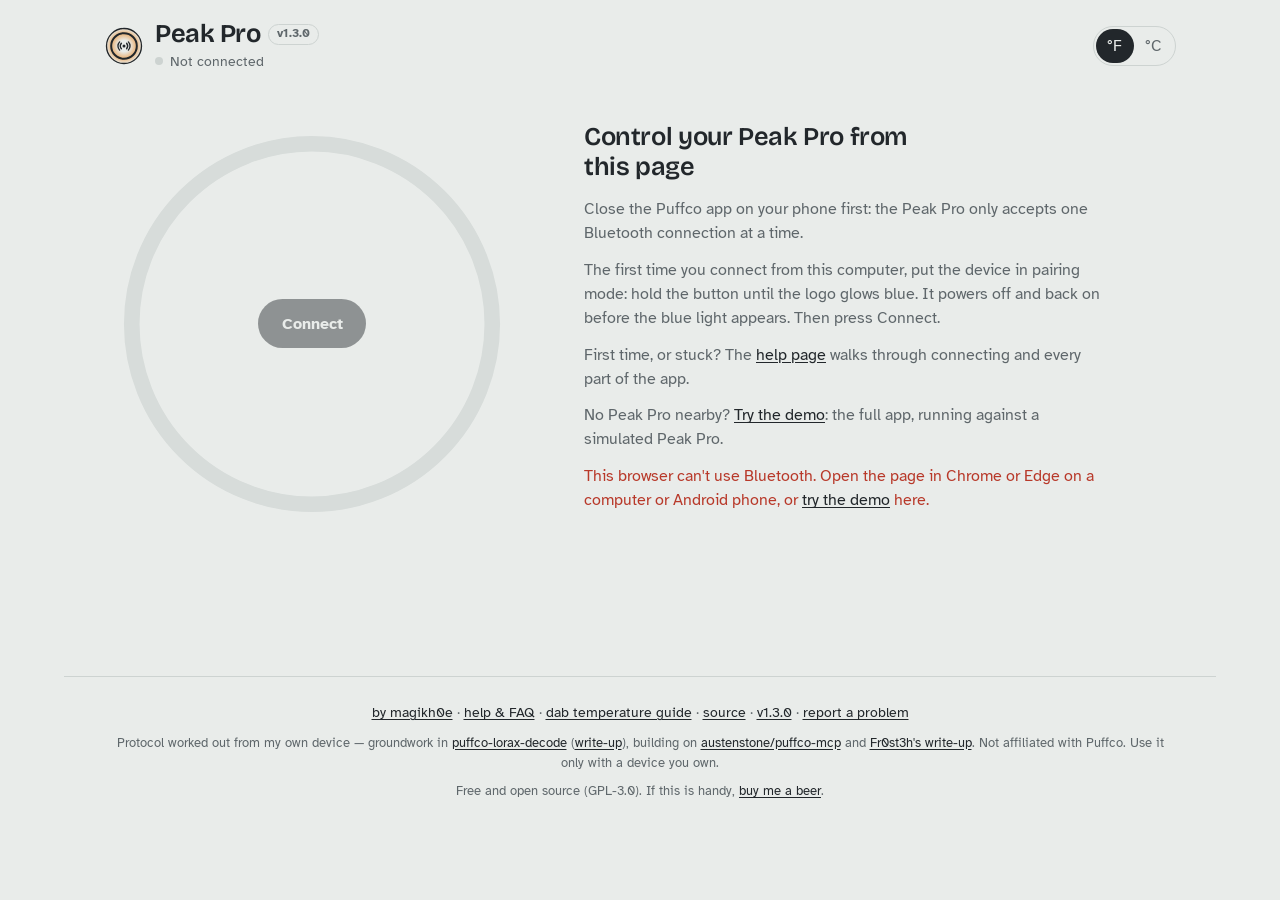
<file: index.html>
<!doctype html>
<html lang="en">
<head>
  <meta charset="utf-8">
  <meta name="viewport" content="width=device-width, initial-scale=1">
  <title>Peak Pro Control</title>
  <meta name="description" content="Control a Puffco Peak Pro from the browser over Web Bluetooth.">
  <link rel="icon" type="image/svg+xml" href="favicon.svg">
  <link rel="preconnect" href="https://fonts.googleapis.com">
  <link rel="preconnect" href="https://fonts.gstatic.com" crossorigin>
  <link href="https://fonts.googleapis.com/css2?family=Atkinson+Hyperlegible:ital,wght@0,400;0,700;1,400&family=Bricolage+Grotesque:opsz,wght@12..96,300..800&display=swap" rel="stylesheet">
  <link rel="stylesheet" href="css/app.css?v=5">
</head>
<body>
  <header class="bar">
    <div class="bar-brand">
      <img class="bar-logo" src="favicon.svg" alt="" width="40" height="40">
      <div class="bar-id">
        <div class="bar-title">
          <h1 id="device-title">Peak Pro</h1>
          <a class="ver-badge" data-app-version href="https://github.com/magikh0e/puffco-peak-control/blob/main/CHANGELOG.md" rel="noopener" title="What's new in each version">changelog</a>
        </div>
        <p id="conn-status" class="conn" data-state="idle" aria-live="polite">Not connected</p>
      </div>
    </div>
    <div class="bar-actions">
      <div class="unit-toggle" role="group" aria-label="Temperature unit">
        <button type="button" data-unit="F" aria-pressed="true">°F</button>
        <button type="button" data-unit="C" aria-pressed="false">°C</button>
      </div>
      <button type="button" id="btn-disconnect" class="btn-quiet" hidden>Disconnect</button>
    </div>
  </header>

  <main>
    <section class="stage" aria-label="Heater">
      <div class="ring-wrap" id="ring-wrap" data-phase="off">
        <div class="ring-glow" aria-hidden="true"></div>
        <svg class="ring" viewBox="0 0 240 240" aria-hidden="true">
          <circle class="ring-track" cx="120" cy="120" r="104"/>
          <circle class="ring-progress" id="ring-progress" cx="120" cy="120" r="104" pathLength="1000"/>
        </svg>
        <div class="ring-center">
          <div id="ring-idle-msg" class="ring-cta">
            <button type="button" id="btn-connect" class="btn-primary">Connect</button>
          </div>
          <div id="ring-readout" class="readout" hidden>
            <p class="temp" aria-live="off"><span id="temp-now">--</span><span class="deg" id="temp-unit">°F</span></p>
            <p class="phase" id="phase-label" aria-live="polite">Idle</p>
          </div>
        </div>
      </div>

      <div class="stage-side">
        <div id="intro" class="intro">
          <h2>Control your Peak Pro from this page</h2>
          <p>Close the Puffco app on your phone first: the Peak Pro only accepts one Bluetooth connection at a time.</p>
          <p>The first time you connect from this computer, put the device in pairing mode: hold the button until the logo glows blue. It powers off and back on before the blue light appears. Then press Connect.</p>
          <p>First time, or stuck? The <a href="help.html">help page</a> walks through connecting and every part of the app.</p>
          <p id="demo-offer">No Peak Pro nearby? <a href="?demo">Try the demo</a>: the full app, running against a simulated Peak Pro.</p>
          <p id="demo-on" hidden>This is the demo: the full app, running against a simulated Peak Pro. <a href="./">Leave the demo</a> to connect a real one.</p>
          <ol id="connect-progress" class="progress-log" aria-live="polite" aria-label="Connection progress" hidden></ol>
          <p id="bt-unsupported" class="warn" hidden>This browser can't use Bluetooth. Open the page in Chrome or Edge on a computer or Android phone, or <a href="?demo">try the demo</a> here.</p>
          <div id="connect-error" class="connect-error" role="alert" hidden>
            <p class="warn" id="connect-error-title"></p>
            <ol id="connect-error-steps"></ol>
            <div class="inline">
              <button type="button" id="btn-copy-details" class="btn-quiet">Copy technical details</button>
              <a href="help.html#trouble">More help with connecting</a>
            </div>
            <details>
              <summary>Technical details</summary>
              <pre id="connect-error-log"></pre>
            </details>
          </div>
        </div>

        <div id="controls" class="controls" hidden>
          <fieldset class="profile-pick">
            <legend>Heat profile</legend>
            <div class="profile-dots" id="profile-dots"></div>
          </fieldset>

          <div class="action-row">
            <button type="button" id="btn-start" class="btn-primary btn-heat">Start heating</button>
            <button type="button" id="btn-stop" class="btn-stop" hidden>Stop</button>
          </div>
          <div class="action-row adjust" id="adjust-row" hidden>
            <button type="button" id="btn-add-temp" class="btn-quiet">+10°F</button>
            <button type="button" id="btn-add-time" class="btn-quiet">+10 s</button>
          </div>

          <dl class="vitals">
            <div><dt>Target</dt><dd id="v-target">--</dd></div>
            <div><dt id="v-time-label">Time left</dt><dd id="v-time">--</dd></div>
            <div><dt>Battery</dt><dd id="v-battery">--</dd></div>
            <div><dt>Chamber</dt><dd id="v-chamber">--</dd></div>
          </dl>
        </div>
      </div>
    </section>

    <nav class="tabs" id="tabs" role="tablist" aria-label="Sections" hidden>
      <button type="button" role="tab" aria-selected="true" aria-controls="panel-profiles" id="tab-profiles">Profiles</button>
      <button type="button" role="tab" aria-selected="false" aria-controls="panel-library" id="tab-library">Library</button>
      <button type="button" role="tab" aria-selected="false" aria-controls="panel-device" id="tab-device">Device</button>
      <button type="button" role="tab" aria-selected="false" aria-controls="panel-stats" id="tab-stats">Stats</button>
      <button type="button" role="tab" aria-selected="false" aria-controls="panel-log" id="tab-log">Protocol log</button>
    </nav>

    <section class="panel" id="panel-profiles" role="tabpanel" aria-labelledby="tab-profiles" hidden>
      <p class="panel-note">Changes are written to the device when you press Save on a profile. Ready-made profiles and the ones you've kept are on the Library tab.</p>
      <div class="profile-list" id="profile-list"></div>
    </section>

    <section class="panel" id="panel-library" role="tabpanel" aria-labelledby="tab-library" hidden>
      <div class="library" id="library"></div>
    </section>

    <section class="panel" id="panel-device" role="tabpanel" aria-labelledby="tab-device" hidden>
      <form class="settings" id="settings-form" onsubmit="return false">
        <div class="setting">
          <label for="s-name">Device name</label>
          <div class="inline">
            <input id="s-name" type="text" maxlength="29" autocomplete="off">
            <button type="button" id="s-name-save" class="btn-quiet">Rename</button>
          </div>
        </div>
        <div class="setting">
          <label for="s-brightness">Light brightness <output id="s-brightness-out"></output></label>
          <input id="s-brightness" type="range" min="15" max="100" step="1">
        </div>
        <div class="setting switch">
          <label for="s-stealth">Stealth mode</label>
          <input id="s-stealth" type="checkbox" role="switch">
          <p class="hint">Dims the lights while heating.</p>
        </div>
        <div class="setting">
          <label for="s-ready">Ready mode</label>
          <select id="s-ready">
            <option value="-1">Off</option>
            <option value="0">Profile 1</option>
            <option value="1">Profile 2</option>
            <option value="2">Profile 3</option>
            <option value="3">Profile 4</option>
          </select>
        </div>
        <div class="setting">
          <label for="s-lantern-color">Mood light</label>
          <div class="inline">
            <input id="s-lantern-color" type="color" value="#5aa7ff">
            <button type="button" id="s-lantern-on" class="btn-quiet">Turn on</button>
            <button type="button" id="s-lantern-off" class="btn-quiet">Turn off</button>
          </div>
          <p class="hint" id="s-lantern-status"></p>
        </div>
        <div class="setting danger">
          <label>Power</label>
          <button type="button" id="s-power-off" class="btn-stop">Turn off device</button>
          <p class="hint">The device disconnects. Press its button to wake it again.</p>
        </div>
      </form>
    </section>

    <section class="panel" id="panel-stats" role="tabpanel" aria-labelledby="tab-stats" hidden>
      <dl class="stats" id="stats"></dl>
      <button type="button" id="btn-refresh-stats" class="btn-quiet">Refresh</button>
    </section>

    <section class="panel" id="panel-log" role="tabpanel" aria-labelledby="tab-log" hidden>
      <div class="log-tools">
        <label class="check"><input type="checkbox" id="log-poll"> Show polling reads</label>
        <button type="button" id="btn-copy-log" class="btn-quiet">Copy log</button>
        <button type="button" id="btn-clear-log" class="btn-quiet">Clear</button>
      </div>
      <ol class="log" id="log"></ol>
    </section>
  </main>

  <footer class="colophon">
    <p><a href="https://magikh0e.pl/" rel="noopener">by magikh0e</a> &middot;
      <a href="help.html">help &amp; FAQ</a> &middot;
      <a href="temps.html">dab temperature guide</a> &middot;
      <a href="https://github.com/magikh0e/puffco-peak-control" rel="noopener">source</a> &middot;
      <a href="https://github.com/magikh0e/puffco-peak-control/blob/main/CHANGELOG.md" rel="noopener" data-app-version title="What's new in each version">changelog</a> &middot;
      <a href="https://github.com/magikh0e/puffco-peak-control/issues/new?template=problem.yml" target="_blank" rel="noopener" data-report-link>report a problem</a></p>
    <p class="sub">Protocol worked out from my own device &mdash; groundwork in
      <a href="https://github.com/magikh0e/puffco-lorax-decode" rel="noopener">puffco-lorax-decode</a>
      (<a href="https://magikh0e.pl/pubHardwareHacking/reversing-bluetooth-le-android.html" rel="noopener">write-up</a>),
      building on <a href="https://github.com/austenstone/puffco-mcp" rel="noopener">austenstone/puffco-mcp</a>
      and <a href="https://github.com/Fr0st3h/Puffco-Reverse-Engineering-Writeup" rel="noopener">Fr0st3h's write-up</a>.
      Not affiliated with Puffco. Use it only with a device you own.</p>
    <p class="sub">Free and open source (GPL-3.0). If this is handy, <a href="https://buymeacoffee.com/magikh0e" rel="noopener">buy me a beer</a>.</p>
  </footer>

  <div class="toast" id="toast" role="status" aria-live="polite" hidden></div>

  <script type="module" src="js/app.js?v=17"></script>
</body>
</html>
</file>
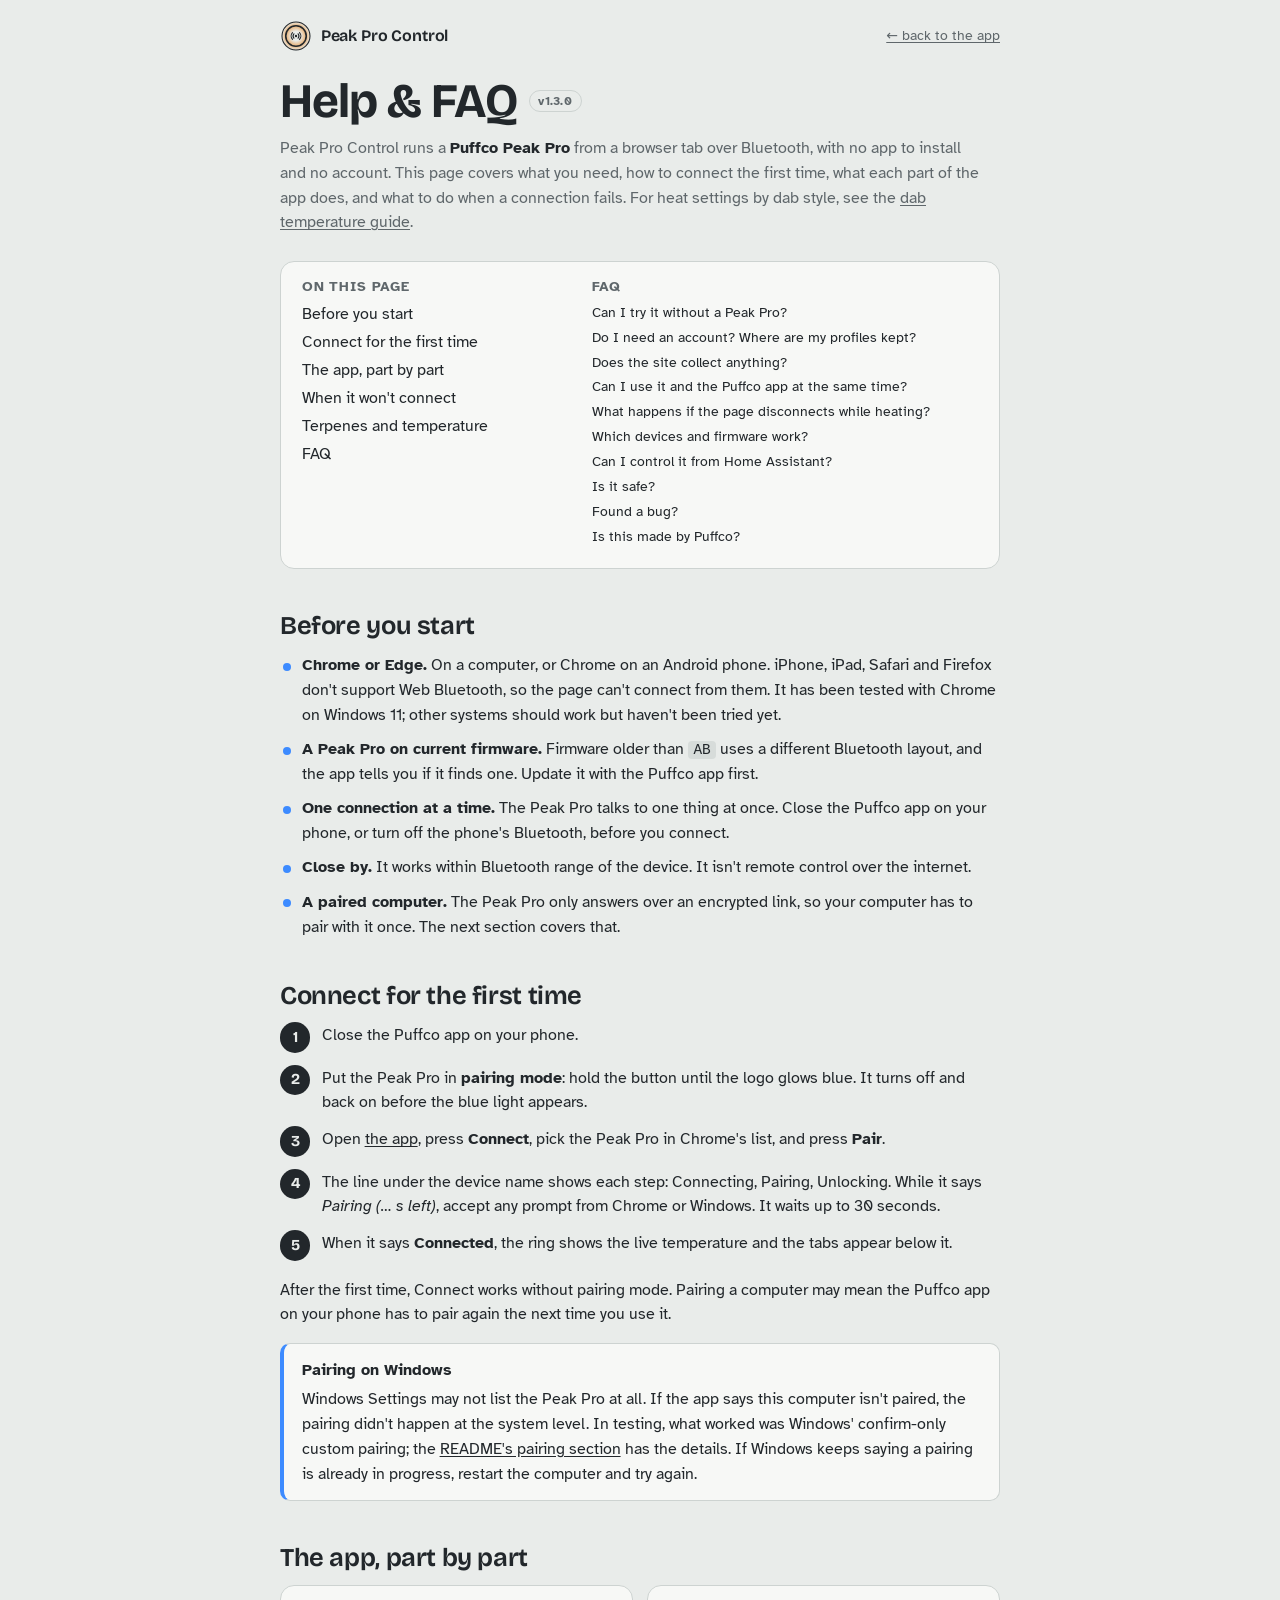
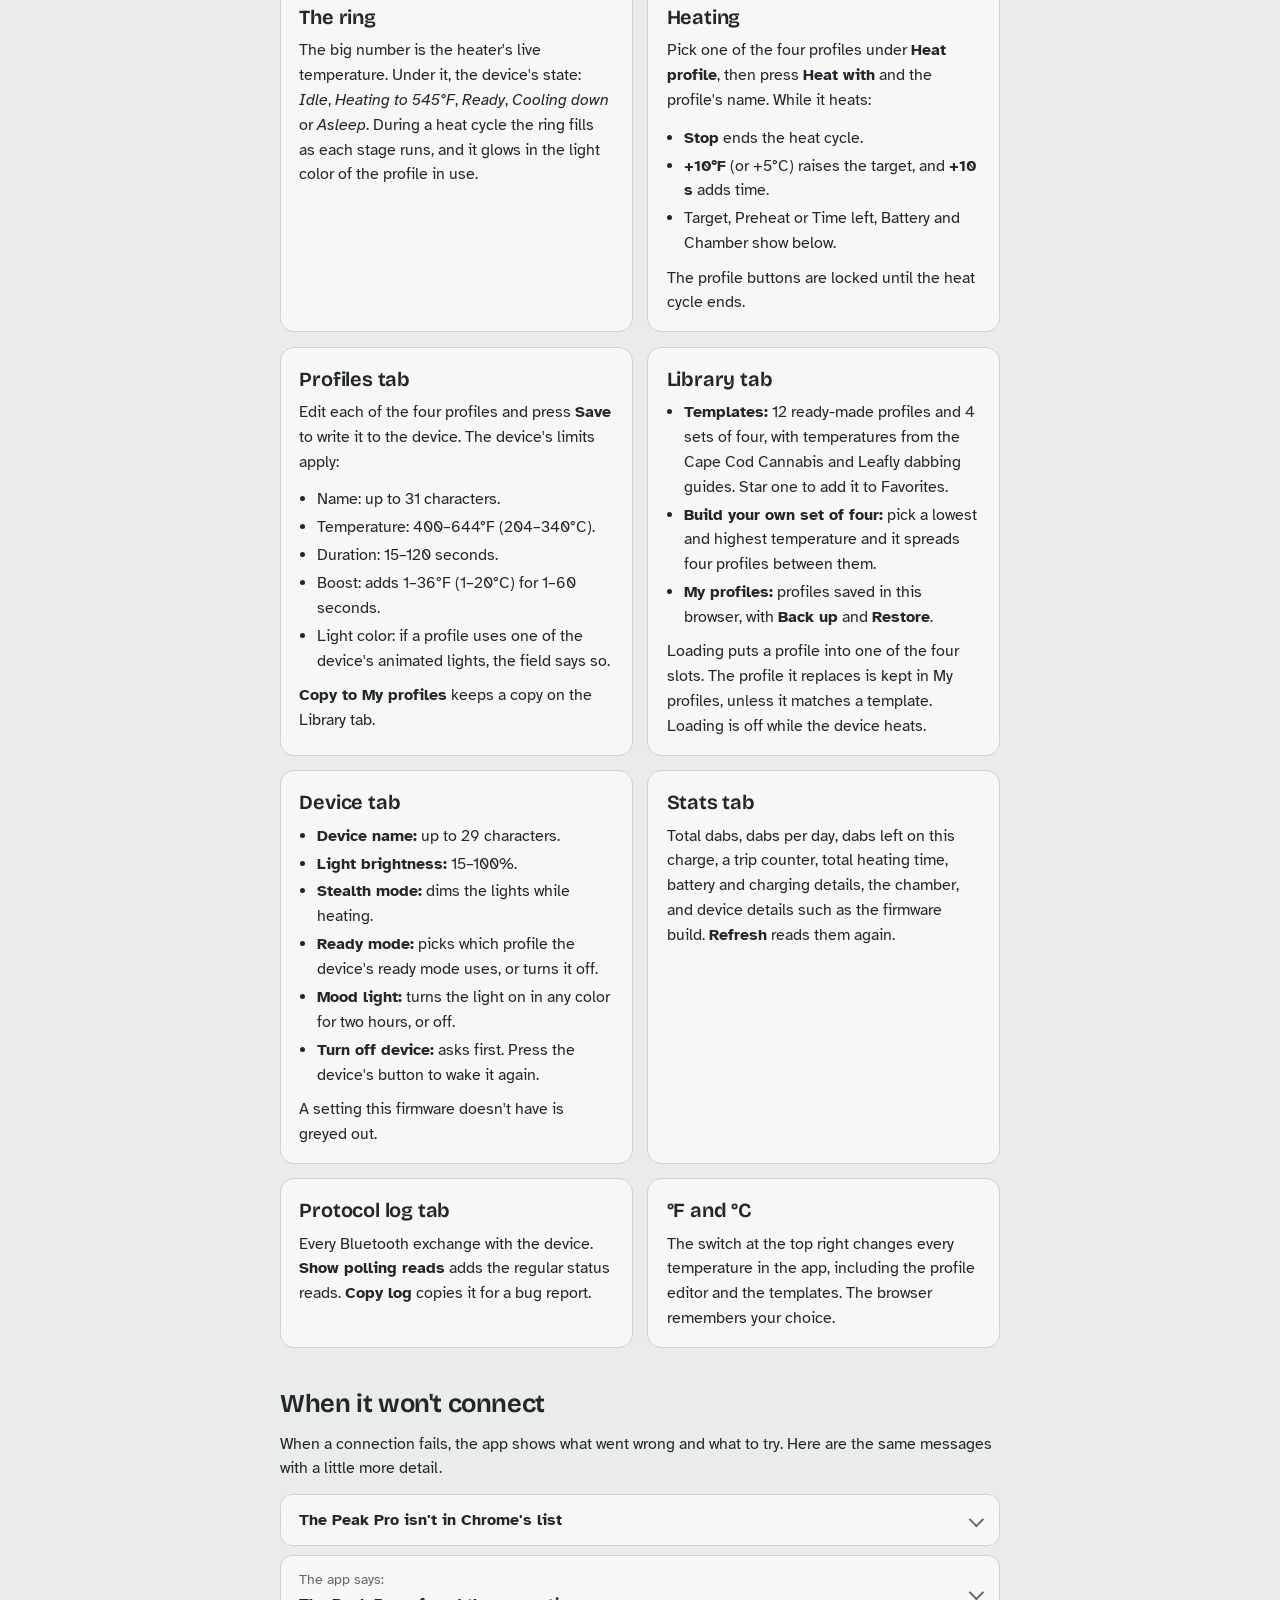
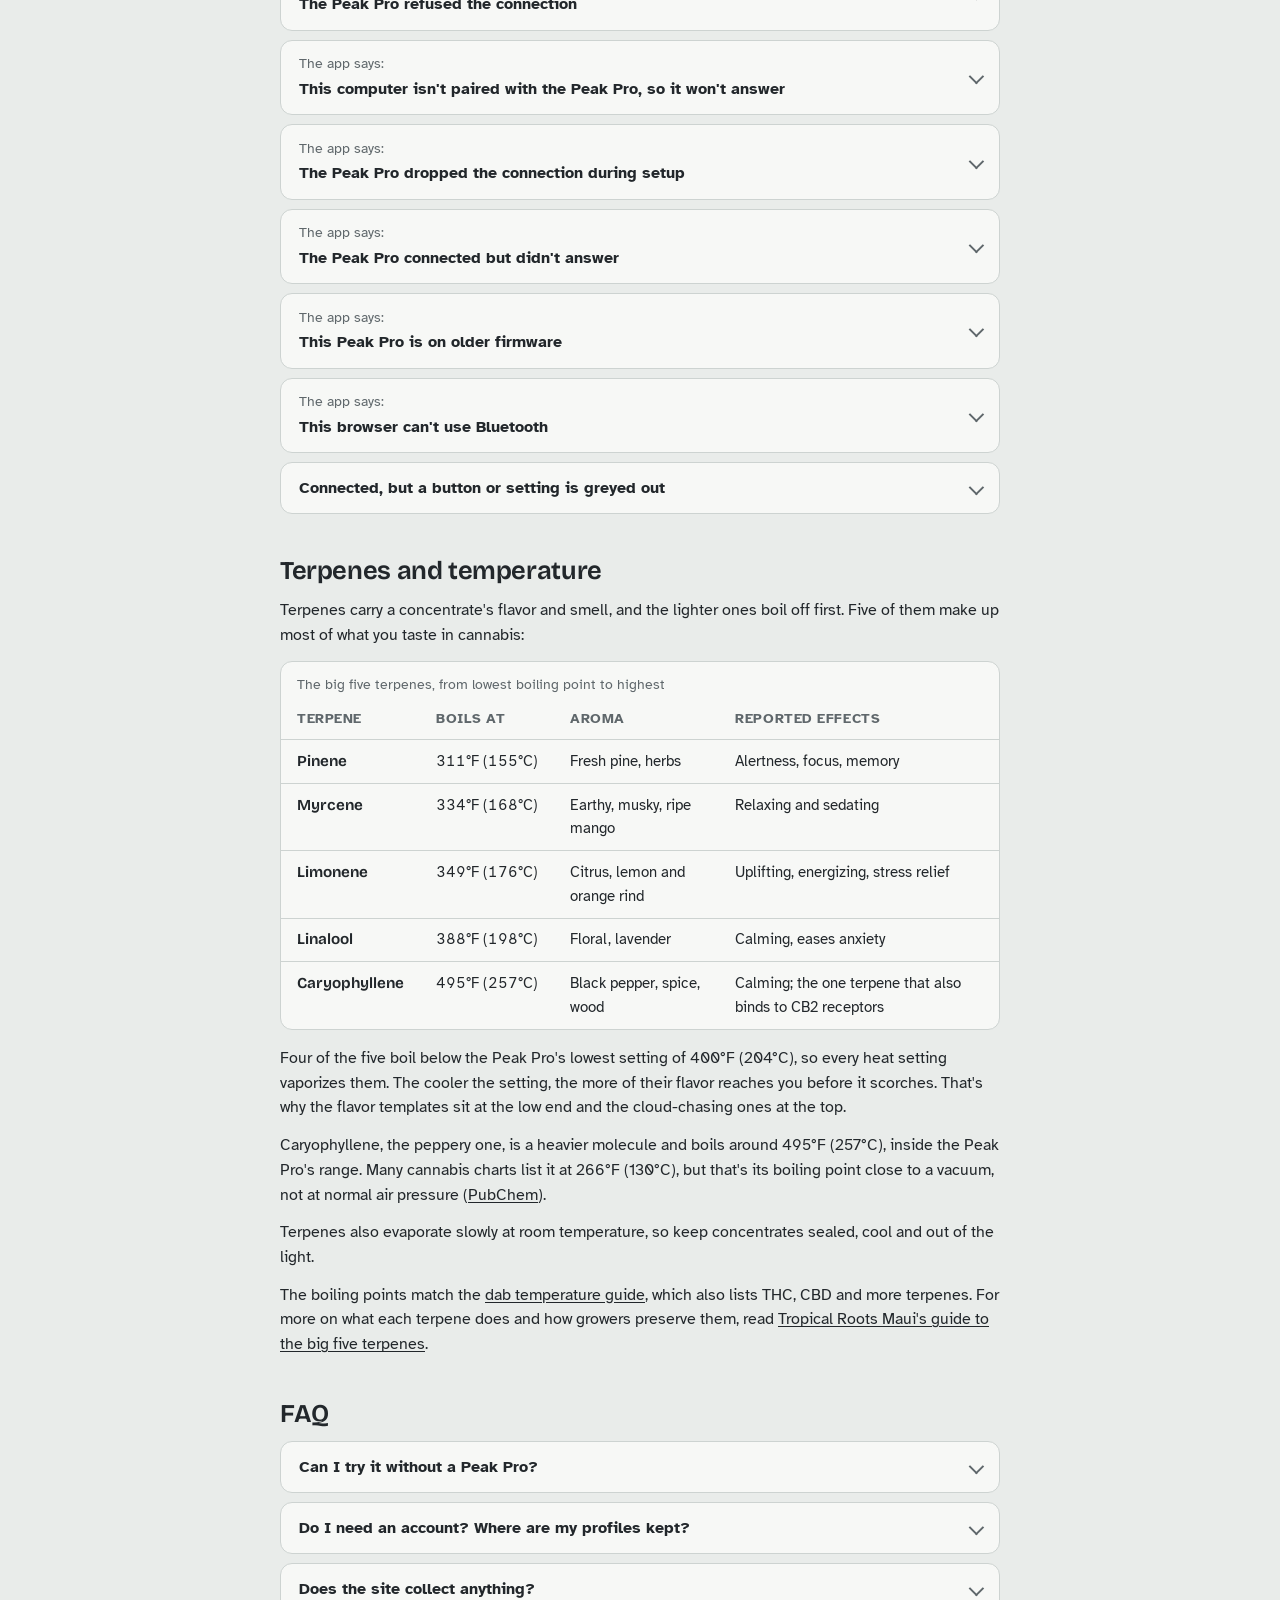
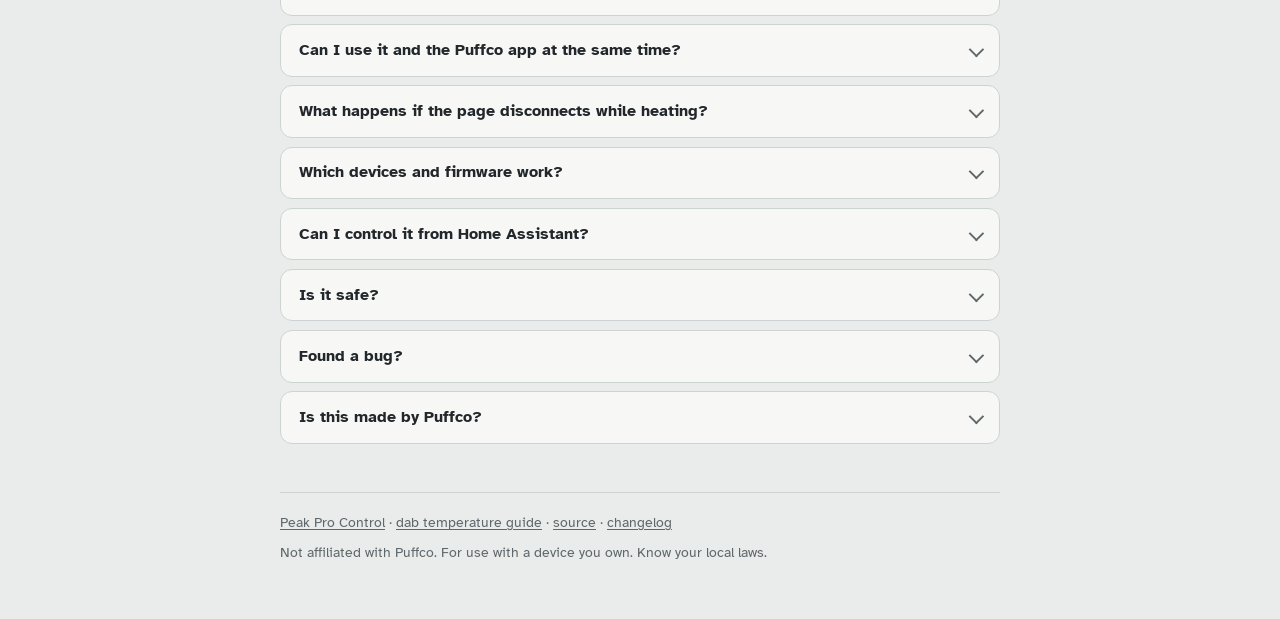
<file: help.html>
<!doctype html>
<html lang="en">
<head>
  <meta charset="utf-8">
  <meta name="viewport" content="width=device-width, initial-scale=1">
  <title>Help &amp; FAQ &middot; Peak Pro Control</title>
  <meta name="description" content="How to connect a Puffco Peak Pro to Peak Pro Control, pair it with your computer, use each tab, fix connection problems, and pick temperatures for terpenes.">
  <link rel="icon" type="image/svg+xml" href="favicon.svg">
  <link rel="preconnect" href="https://fonts.googleapis.com">
  <link rel="preconnect" href="https://fonts.gstatic.com" crossorigin>
  <link href="https://fonts.googleapis.com/css2?family=Atkinson+Hyperlegible:ital,wght@0,400;0,700;1,400&family=Bricolage+Grotesque:opsz,wght@12..96,300..800&display=swap" rel="stylesheet">
  <style>
    :root {
      --porcelain: #e9ecea;
      --glaze: #f7f8f6;
      --graphite: #22272b;
      --ash: #5f676b;
      --hairline: #cdd3d1;
      --track: #d7dcda;
      --alarm: #b8392a;
      --glow: #3d8bff;
      --glow-soft: color-mix(in oklab, var(--glow) 18%, transparent);

      --font-display: "Bricolage Grotesque", "Segoe UI", system-ui, sans-serif;
      --font-body: "Atkinson Hyperlegible", "Segoe UI", system-ui, sans-serif;
      --font-code: ui-monospace, "Cascadia Mono", Consolas, monospace;

      --step--1: 0.875rem;
      --step-0: 1rem;
      --step-1: 1.25rem;
      --step-2: 1.6rem;
      --step-3: clamp(2.1rem, 6vw, 3rem);

      color-scheme: light;
    }
    @media (prefers-color-scheme: dark) {
      :root {
        --porcelain: #1a1d1f;
        --glaze: #24282a;
        --graphite: #e6e9e7;
        --ash: #9aa3a6;
        --hairline: #3a4043;
        --track: #33393c;
        --alarm: #f07a68;
        --glow: #6aa6ff;
        color-scheme: dark;
      }
    }

    * { box-sizing: border-box; }
    html { -webkit-text-size-adjust: 100%; scroll-padding-top: 1rem; }
    body {
      margin: 0;
      background: var(--porcelain);
      color: var(--graphite);
      font-family: var(--font-body);
      font-size: var(--step-0);
      line-height: 1.55;
    }
    a { color: inherit; text-underline-offset: 2px; }
    a:hover { color: var(--glow); }
    :focus-visible { outline: 2px solid var(--graphite); outline-offset: 3px; border-radius: 4px; }
    code { font-family: var(--font-code); font-size: 0.9em; background: var(--track); padding: 0.05em 0.35em; border-radius: 4px; }
    strong { font-weight: 700; }

    .wrap { max-width: 50rem; margin: 0 auto; padding: 1.25rem clamp(1rem, 4vw, 2.5rem) 3rem; }

    /* ---- top brand / back ---- */
    .top { display: flex; align-items: center; justify-content: space-between; gap: 1rem; padding-bottom: 1.5rem; }
    .brand { display: inline-flex; align-items: center; gap: 0.55rem; text-decoration: none; font-family: var(--font-display); font-weight: 650; letter-spacing: -0.01em; }
    .brand img { width: 2rem; height: 2rem; display: block; }
    .back { color: var(--ash); font-size: var(--step--1); }

    /* ---- hero ---- */
    .title { display: flex; flex-wrap: wrap; align-items: center; column-gap: 0.7rem; row-gap: 0.3rem; margin: 0 0 0.6rem; }
    h1 { font-family: var(--font-display); font-weight: 700; font-size: var(--step-3); line-height: 1.05; letter-spacing: -0.02em; margin: 0; }
    .ver-badge { display: inline-block; padding: 0.05rem 0.55rem; font-size: 0.78rem; font-weight: 700; letter-spacing: 0.02em; line-height: 1.5;
      white-space: nowrap; text-decoration: none; color: var(--ash); border: 1px solid var(--hairline); border-radius: 999px; }
    .ver-badge:hover { color: var(--graphite); border-color: var(--glow); }
    .lede { color: var(--ash); margin: 0 0 1.6rem; max-width: 44rem; }
    .lede strong { color: var(--graphite); }

    /* ---- jump list ---- */
    .toc { display: grid; grid-template-columns: minmax(0, 1fr) minmax(0, 1.5fr); gap: 1rem 2rem; padding: 1.1rem 1.3rem;
      background: var(--glaze); border: 1px solid var(--hairline); border-radius: 14px; margin-bottom: 2.4rem; }
    .toc h2 { font-family: var(--font-body); font-size: var(--step--1); font-weight: 700; letter-spacing: 0.06em; text-transform: uppercase; color: var(--ash); margin: 0 0 0.4rem; }
    .toc ul { list-style: none; margin: 0; padding: 0; }
    .toc li { margin: 0.2rem 0; }
    .toc a { text-decoration: none; }
    .toc a:hover { text-decoration: underline; }
    .toc-faq { font-size: var(--step--1); }

    /* ---- sections ---- */
    section { margin-top: 2.6rem; }
    h2 { font-family: var(--font-display); font-weight: 650; font-size: var(--step-2); letter-spacing: -0.015em; line-height: 1.15; margin: 0 0 0.8rem; }
    h3 { font-family: var(--font-display); font-weight: 650; font-size: var(--step-1); letter-spacing: -0.01em; margin: 0 0 0.35rem; }
    p { margin: 0 0 0.8rem; }

    .needs { list-style: none; margin: 0; padding: 0; display: grid; gap: 0.6rem; }
    .needs li { padding-left: 1.4rem; position: relative; }
    .needs li::before { content: ""; position: absolute; left: 0.2rem; top: 0.6em; width: 0.5rem; height: 0.5rem; border-radius: 50%; background: var(--glow); }

    .steps { list-style: none; counter-reset: step; margin: 0 0 1rem; padding: 0; display: grid; gap: 0.75rem; }
    .steps > li { counter-increment: step; position: relative; padding-left: 2.6rem; min-height: 1.9rem; }
    .steps > li::before { content: counter(step); position: absolute; left: 0; top: -0.05rem; width: 1.9rem; height: 1.9rem; border-radius: 50%;
      display: grid; place-items: center; font-family: var(--font-display); font-weight: 700; font-size: 0.95rem;
      background: var(--graphite); color: var(--porcelain); }

    .note { border: 1px solid var(--hairline); border-left: 4px solid var(--glow); background: var(--glaze); border-radius: 10px; padding: 0.85rem 1.1rem; margin: 1rem 0; }
    .note p:last-child { margin-bottom: 0; }
    .note-title { font-weight: 700; margin-bottom: 0.3rem; }

    /* ---- the app, part by part ---- */
    .parts { display: grid; grid-template-columns: repeat(auto-fit, minmax(min(100%, 21rem), 1fr)); gap: 0.9rem; }
    .part { background: var(--glaze); border: 1px solid var(--hairline); border-radius: 14px; padding: 1rem 1.15rem; }
    .part p:last-child, .part ul:last-child { margin-bottom: 0; }
    .part ul { margin: 0 0 0.6rem; padding-left: 1.1rem; }
    .part li { margin: 0.2rem 0; }

    /* ---- questions (troubleshooting and FAQ) ---- */
    .qs { display: grid; gap: 0.55rem; }
    details { background: var(--glaze); border: 1px solid var(--hairline); border-radius: 12px; }
    details[open] { border-color: color-mix(in oklab, var(--glow) 55%, var(--hairline)); }
    summary { cursor: pointer; list-style: none; padding: 0.8rem 2.6rem 0.8rem 1.1rem; position: relative; font-weight: 700; }
    summary::-webkit-details-marker { display: none; }
    summary::after { content: ""; position: absolute; right: 1.1rem; top: 50%; width: 0.55rem; height: 0.55rem; margin-top: -0.4rem;
      border-right: 2px solid var(--ash); border-bottom: 2px solid var(--ash); transform: rotate(45deg); transition: transform 0.15s; }
    details[open] > summary::after { transform: rotate(225deg); margin-top: -0.1rem; }
    .answer { padding: 0 1.1rem 0.9rem; }
    .answer p:last-child, .answer ol:last-child, .answer ul:last-child { margin-bottom: 0; }
    .answer ol, .answer ul { margin: 0 0 0.8rem; padding-left: 1.3rem; }
    .answer li { margin: 0.25rem 0; }
    .said { font-weight: 400; color: var(--ash); font-size: var(--step--1); display: block; margin-bottom: 0.1rem; }

    /* ---- terpene table ---- */
    .table-wrap { overflow-x: auto; border: 1px solid var(--hairline); border-radius: 12px; background: var(--glaze); margin: 0.4rem 0 1rem; }
    table { border-collapse: collapse; width: 100%; min-width: 34rem; font-size: 0.95rem; }
    caption { text-align: left; padding: 0.75rem 1rem 0.2rem; color: var(--ash); font-size: var(--step--1); }
    th, td { text-align: left; vertical-align: top; padding: 0.6rem 1rem; border-top: 1px solid var(--hairline); }
    thead th { border-top: 0; font-size: var(--step--1); color: var(--ash); font-weight: 700; letter-spacing: 0.04em; text-transform: uppercase; }
    tbody th { font-family: var(--font-display); font-weight: 650; white-space: nowrap; }
    td.bp { white-space: nowrap; font-variant-numeric: tabular-nums; }

    /* ---- footer ---- */
    .foot { margin-top: 3rem; padding-top: 1.2rem; border-top: 1px solid var(--hairline); color: var(--ash); font-size: var(--step--1); }
    .foot p { margin: 0 0 0.5rem; }

    @media (max-width: 40rem) {
      .toc { grid-template-columns: 1fr; }
      .top { flex-wrap: wrap; }
    }
    @media (prefers-reduced-motion: reduce) { summary::after { transition: none; } }
  </style>
</head>
<body>
  <div class="wrap">
    <div class="top">
      <a class="brand" href="./">
        <img src="favicon.svg" alt="">
        Peak Pro Control
      </a>
      <a class="back" href="./">&larr; back to the app</a>
    </div>

    <div class="title">
      <h1>Help &amp; FAQ</h1>
      <a class="ver-badge" data-app-version href="https://github.com/magikh0e/puffco-peak-control/blob/main/CHANGELOG.md" rel="noopener" title="What's new in each version">changelog</a>
    </div>
    <p class="lede">Peak Pro Control runs a <strong>Puffco Peak Pro</strong> from a browser tab over
      Bluetooth, with no app to install and no account. This page covers what you need, how to
      connect the first time, what each part of the app does, and what to do when a connection
      fails. For heat settings by dab style, see the <a href="temps.html">dab temperature guide</a>.</p>

    <nav class="toc" aria-label="On this page">
      <div>
        <h2>On this page</h2>
        <ul>
          <li><a href="#before">Before you start</a></li>
          <li><a href="#connect">Connect for the first time</a></li>
          <li><a href="#app">The app, part by part</a></li>
          <li><a href="#trouble">When it won't connect</a></li>
          <li><a href="#terpenes">Terpenes and temperature</a></li>
          <li><a href="#faq">FAQ</a></li>
        </ul>
      </div>
      <div>
        <h2>FAQ</h2>
        <ul class="toc-faq">
          <li><a href="#faq-demo">Can I try it without a Peak Pro?</a></li>
          <li><a href="#faq-data">Do I need an account? Where are my profiles kept?</a></li>
          <li><a href="#faq-collect">Does the site collect anything?</a></li>
          <li><a href="#faq-phone">Can I use it and the Puffco app at the same time?</a></li>
          <li><a href="#faq-drop">What happens if the page disconnects while heating?</a></li>
          <li><a href="#faq-devices">Which devices and firmware work?</a></li>
          <li><a href="#faq-ha">Can I control it from Home Assistant?</a></li>
          <li><a href="#faq-safe">Is it safe?</a></li>
          <li><a href="#faq-bug">Found a bug?</a></li>
          <li><a href="#faq-official">Is this made by Puffco?</a></li>
        </ul>
      </div>
    </nav>

    <section id="before" aria-labelledby="before-h">
      <h2 id="before-h">Before you start</h2>
      <ul class="needs">
        <li><strong>Chrome or Edge.</strong> On a computer, or Chrome on an Android phone. iPhone,
          iPad, Safari and Firefox don't support Web Bluetooth, so the page can't connect from them.
          It has been tested with Chrome on Windows 11; other systems should work but haven't been
          tried yet.</li>
        <li><strong>A Peak Pro on current firmware.</strong> Firmware older than <code>AB</code>
          uses a different Bluetooth layout, and the app tells you if it finds one. Update it with
          the Puffco app first.</li>
        <li><strong>One connection at a time.</strong> The Peak Pro talks to one thing at once.
          Close the Puffco app on your phone, or turn off the phone's Bluetooth, before you
          connect.</li>
        <li><strong>Close by.</strong> It works within Bluetooth range of the device. It isn't remote
          control over the internet.</li>
        <li><strong>A paired computer.</strong> The Peak Pro only answers over an encrypted link, so
          your computer has to pair with it once. The next section covers that.</li>
      </ul>
    </section>

    <section id="connect" aria-labelledby="connect-h">
      <h2 id="connect-h">Connect for the first time</h2>
      <ol class="steps">
        <li>Close the Puffco app on your phone.</li>
        <li>Put the Peak Pro in <strong>pairing mode</strong>: hold the button until the logo glows
          blue. It turns off and back on before the blue light appears.</li>
        <li>Open <a href="./">the app</a>, press <strong>Connect</strong>, pick the Peak Pro in
          Chrome's list, and press <strong>Pair</strong>.</li>
        <li>The line under the device name shows each step: Connecting, Pairing, Unlocking. While it
          says <em>Pairing (… s left)</em>, accept any prompt from Chrome or Windows. It waits up to
          30 seconds.</li>
        <li>When it says <strong>Connected</strong>, the ring shows the live temperature and the tabs
          appear below it.</li>
      </ol>
      <p>After the first time, Connect works without pairing mode. Pairing a computer may mean the
        Puffco app on your phone has to pair again the next time you use it.</p>
      <div class="note">
        <p class="note-title">Pairing on Windows</p>
        <p>Windows Settings may not list the Peak Pro at all. If the app says this computer isn't
          paired, the pairing didn't happen at the system level. In testing, what worked was
          Windows' confirm-only custom pairing; the
          <a href="https://github.com/magikh0e/puffco-peak-control#pair-the-device-with-your-computer-first" rel="noopener">README's pairing section</a>
          has the details. If Windows keeps saying a pairing is already in progress, restart the
          computer and try again.</p>
      </div>
    </section>

    <section id="app" aria-labelledby="app-h">
      <h2 id="app-h">The app, part by part</h2>
      <div class="parts">
        <article class="part">
          <h3>The ring</h3>
          <p>The big number is the heater's live temperature. Under it, the device's state:
            <em>Idle</em>, <em>Heating to 545°F</em>, <em>Ready</em>, <em>Cooling down</em> or
            <em>Asleep</em>. During a heat cycle the ring fills as each stage runs, and it glows in
            the light color of the profile in use.</p>
        </article>
        <article class="part">
          <h3>Heating</h3>
          <p>Pick one of the four profiles under <strong>Heat profile</strong>, then press
            <strong>Heat with</strong> and the profile's name. While it heats:</p>
          <ul>
            <li><strong>Stop</strong> ends the heat cycle.</li>
            <li><strong>+10°F</strong> (or +5°C) raises the target, and <strong>+10 s</strong> adds
              time.</li>
            <li>Target, Preheat or Time left, Battery and Chamber show below.</li>
          </ul>
          <p>The profile buttons are locked until the heat cycle ends.</p>
        </article>
        <article class="part">
          <h3>Profiles tab</h3>
          <p>Edit each of the four profiles and press <strong>Save</strong> to write it to the
            device. The device's limits apply:</p>
          <ul>
            <li>Name: up to 31 characters.</li>
            <li>Temperature: 400–644°F (204–340°C).</li>
            <li>Duration: 15–120 seconds.</li>
            <li>Boost: adds 1–36°F (1–20°C) for 1–60 seconds.</li>
            <li>Light color: if a profile uses one of the device's animated lights, the field says
              so.</li>
          </ul>
          <p><strong>Copy to My profiles</strong> keeps a copy on the Library tab.</p>
        </article>
        <article class="part">
          <h3>Library tab</h3>
          <ul>
            <li><strong>Templates:</strong> 12 ready-made profiles and 4 sets of four, with
              temperatures from the Cape Cod Cannabis and Leafly dabbing guides. Star one to add it
              to Favorites.</li>
            <li><strong>Build your own set of four:</strong> pick a lowest and highest temperature and
              it spreads four profiles between them.</li>
            <li><strong>My profiles:</strong> profiles saved in this browser, with
              <strong>Back up</strong> and <strong>Restore</strong>.</li>
          </ul>
          <p>Loading puts a profile into one of the four slots. The profile it replaces is kept in
            My profiles, unless it matches a template. Loading is off while the device heats.</p>
        </article>
        <article class="part">
          <h3>Device tab</h3>
          <ul>
            <li><strong>Device name:</strong> up to 29 characters.</li>
            <li><strong>Light brightness:</strong> 15–100%.</li>
            <li><strong>Stealth mode:</strong> dims the lights while heating.</li>
            <li><strong>Ready mode:</strong> picks which profile the device's ready mode uses, or
              turns it off.</li>
            <li><strong>Mood light:</strong> turns the light on in any color for two hours, or off.</li>
            <li><strong>Turn off device:</strong> asks first. Press the device's button to wake it
              again.</li>
          </ul>
          <p>A setting this firmware doesn't have is greyed out.</p>
        </article>
        <article class="part">
          <h3>Stats tab</h3>
          <p>Total dabs, dabs per day, dabs left on this charge, a trip counter, total heating time,
            battery and charging details, the chamber, and device details such as the firmware
            build. <strong>Refresh</strong> reads them again.</p>
        </article>
        <article class="part">
          <h3>Protocol log tab</h3>
          <p>Every Bluetooth exchange with the device. <strong>Show polling reads</strong> adds the
            regular status reads. <strong>Copy log</strong> copies it for a bug report.</p>
        </article>
        <article class="part">
          <h3>°F and °C</h3>
          <p>The switch at the top right changes every temperature in the app, including the
            profile editor and the templates. The browser remembers your choice.</p>
        </article>
      </div>
    </section>

    <section id="trouble" aria-labelledby="trouble-h">
      <h2 id="trouble-h">When it won't connect</h2>
      <p>When a connection fails, the app shows what went wrong and what to try. Here are the same
        messages with a little more detail.</p>
      <div class="qs">
        <details id="trouble-list">
          <summary>The Peak Pro isn't in Chrome's list</summary>
          <div class="answer">
            <ul>
              <li>Wake the device with its button. Asleep, it doesn't show up.</li>
              <li>Close the Puffco app on your phone. While the phone is connected, the device
                doesn't show up anywhere else.</li>
              <li>Move closer, and check that Bluetooth is on for the computer.</li>
              <li>Connecting to this computer for the first time? Put it in pairing mode (hold the
                button until the logo glows blue) and press Connect again.</li>
            </ul>
          </div>
        </details>
        <details id="trouble-refused">
          <summary><span class="said">The app says:</span>The Peak Pro refused the connection</summary>
          <div class="answer">
            <p>A device that hasn't paired with this computer only accepts a new connection while it
              is in pairing mode.</p>
            <ol>
              <li>Close the Puffco app on your phone, or turn off Bluetooth on the phone.</li>
              <li>Hold the device button until the logo glows blue.</li>
              <li>Press Connect and pick the device again while it is glowing blue.</li>
              <li>If Windows asks to pair the device, allow it.</li>
              <li>Still failing? Remove the Peak Pro under Windows Settings &gt; Bluetooth &amp;
                devices, then try again.</li>
            </ol>
          </div>
        </details>
        <details id="trouble-not-paired">
          <summary><span class="said">The app says:</span>This computer isn't paired with the Peak Pro, so it won't answer</summary>
          <div class="answer">
            <p>Chrome connected, but the device ignores everything until the link is encrypted, and
              that needs a pairing at the system level.</p>
            <ol>
              <li>Close the app's tab and the Puffco app on your phone.</li>
              <li>Put the device in pairing mode (hold the button until the logo glows blue).</li>
              <li>Pair it with this computer from your system's Bluetooth settings. On Windows, see
                <a href="#connect">Pairing on Windows</a> above.</li>
              <li>If Windows reports a pairing already in progress, restart the computer and pair
                again.</li>
              <li>Once it is paired, come back and press Connect.</li>
            </ol>
          </div>
        </details>
        <details id="trouble-dropped">
          <summary><span class="said">The app says:</span>The Peak Pro dropped the connection during setup</summary>
          <div class="answer">
            <ol>
              <li>Wait a few seconds and press Connect again.</li>
              <li>If it keeps dropping, put the device in pairing mode and connect again.</li>
              <li>Still stuck? Remove the Peak Pro under Windows Settings &gt; Bluetooth &amp;
                devices, then pair again.</li>
            </ol>
          </div>
        </details>
        <details id="trouble-silent">
          <summary><span class="said">The app says:</span>The Peak Pro connected but didn't answer</summary>
          <div class="answer">
            <ol>
              <li>Remove the Peak Pro under Windows Settings &gt; Bluetooth &amp; devices if it is
                listed.</li>
              <li>Put the device in pairing mode and press Connect.</li>
              <li>Accept any pairing prompt from Chrome or Windows.</li>
              <li>Still stuck? Press <strong>Copy technical details</strong> under the message and
                <a href="#faq-bug">report it</a>.</li>
            </ol>
          </div>
        </details>
        <details id="trouble-firmware">
          <summary><span class="said">The app says:</span>This Peak Pro is on older firmware</summary>
          <div class="answer">
            <p>Firmware older than <code>AB</code> uses a different Bluetooth layout that this app
              doesn't support. Update the device with the Puffco app, then connect again.</p>
          </div>
        </details>
        <details id="trouble-browser">
          <summary><span class="said">The app says:</span>This browser can't use Bluetooth</summary>
          <div class="answer">
            <p>Open the page in Chrome or Edge on a computer, or Chrome on an Android phone. If you're
              already in one of those, check that the computer or phone has Bluetooth turned on.</p>
          </div>
        </details>
        <details id="trouble-greyed">
          <summary>Connected, but a button or setting is greyed out</summary>
          <div class="answer">
            <ul>
              <li>Loading templates and profiles is off while the device heats. Stop the heat cycle,
                or wait for it to end.</li>
              <li>A setting the device's firmware doesn't have is greyed out on the Device tab.</li>
            </ul>
          </div>
        </details>
      </div>
    </section>

    <section id="terpenes" aria-labelledby="terpenes-h">
      <h2 id="terpenes-h">Terpenes and temperature</h2>
      <p>Terpenes carry a concentrate's flavor and smell, and the lighter ones boil off first.
        Five of them make up most of what you taste in cannabis:</p>
      <div class="table-wrap">
        <table>
          <caption>The big five terpenes, from lowest boiling point to highest</caption>
          <thead>
            <tr><th scope="col">Terpene</th><th scope="col">Boils at</th><th scope="col">Aroma</th><th scope="col">Reported effects</th></tr>
          </thead>
          <tbody>
            <tr><th scope="row">Pinene</th><td class="bp">311°F (155°C)</td><td>Fresh pine, herbs</td><td>Alertness, focus, memory</td></tr>
            <tr><th scope="row">Myrcene</th><td class="bp">334°F (168°C)</td><td>Earthy, musky, ripe mango</td><td>Relaxing and sedating</td></tr>
            <tr><th scope="row">Limonene</th><td class="bp">349°F (176°C)</td><td>Citrus, lemon and orange rind</td><td>Uplifting, energizing, stress relief</td></tr>
            <tr><th scope="row">Linalool</th><td class="bp">388°F (198°C)</td><td>Floral, lavender</td><td>Calming, eases anxiety</td></tr>
            <tr><th scope="row">Caryophyllene</th><td class="bp">495°F (257°C)</td><td>Black pepper, spice, wood</td><td>Calming; the one terpene that also binds to CB2 receptors</td></tr>
          </tbody>
        </table>
      </div>
      <p>Four of the five boil below the Peak Pro's lowest setting of 400°F (204°C), so every heat
        setting vaporizes them. The cooler the setting, the more of their flavor reaches you before
        it scorches. That's why the flavor templates sit at the low end and the cloud-chasing ones
        at the top.</p>
      <p>Caryophyllene, the peppery one, is a heavier molecule and boils around 495°F (257°C),
        inside the Peak Pro's range. Many cannabis charts list it at 266°F (130°C), but that's its
        boiling point close to a vacuum, not at normal air pressure
        (<a href="https://pubchem.ncbi.nlm.nih.gov/compound/5281515" rel="noopener">PubChem</a>).</p>
      <p>Terpenes also evaporate slowly at room temperature, so keep concentrates sealed, cool and
        out of the light.</p>
      <p>The boiling points match the <a href="temps.html">dab temperature guide</a>, which also
        lists THC, CBD and more terpenes. For more on what each terpene does and how growers
        preserve them, read
        <a href="https://tropicalrootsmaui.com/KnowledgeBase/cannabis-grow-guides/cannabis-terpene-guide.html" rel="noopener">Tropical Roots Maui's guide to the big five terpenes</a>.</p>
    </section>

    <section id="faq" aria-labelledby="faq-h">
      <h2 id="faq-h">FAQ</h2>
      <div class="qs">
        <details id="faq-demo">
          <summary>Can I try it without a Peak Pro?</summary>
          <div class="answer">
            <p>Yes. Open <a href="./?demo">the demo</a> (<code>?demo</code> on the address) and press
              <strong>Connect demo</strong>. It runs the real app against a simulated Peak Pro that
              heats, cools and saves profiles. Other demo modes act out connection problems:
              <code>?demo=unpaired</code> (connection refused), <code>?demo=notpaired</code> (no
              pairing), <code>?demo=pairing</code> (pairing completes after a few tries) and
              <code>?demo=stuck</code> (a read that never answers).</p>
          </div>
        </details>
        <details id="faq-data">
          <summary>Do I need an account? Where are my profiles kept?</summary>
          <div class="answer">
            <p>No account. The four profiles and the device settings live on the Peak Pro itself.
              My profiles, favorites and your °F/°C choice are saved in this browser only, so they
              don't follow you to another computer or browser. Use <strong>Back up</strong> on the
              Library tab before clearing site data or switching computers, and
              <strong>Restore</strong> to bring them back.</p>
          </div>
        </details>
        <details id="faq-collect">
          <summary>Does the site collect anything?</summary>
          <div class="answer">
            <p>No. There are no analytics, no cookies and no server behind the page: it's static
              files on GitHub Pages, and the Bluetooth traffic goes straight from your browser to the
              device. Like any website, the host (GitHub) and the font service (Google Fonts) see
              the usual request details, such as your IP address.</p>
          </div>
        </details>
        <details id="faq-phone">
          <summary>Can I use it and the Puffco app at the same time?</summary>
          <div class="answer">
            <p>No. The Peak Pro takes one connection at a time. Close the Puffco app (or turn off
              the phone's Bluetooth) before connecting here, and press <strong>Disconnect</strong>
              here before going back to the phone.</p>
          </div>
        </details>
        <details id="faq-drop">
          <summary>What happens if the page disconnects while heating?</summary>
          <div class="answer">
            <p>The heat cycle runs on the device, so it carries on and ends on its own timer. The
              app shows <em>Disconnected</em>; press <strong>Connect</strong> to pick up again.</p>
          </div>
        </details>
        <details id="faq-devices">
          <summary>Which devices and firmware work?</summary>
          <div class="answer">
            <p>The Peak Pro, on firmware <code>AB</code> or newer. Everything in the app has been
              confirmed on a real Peak Pro (firmware build <code>5652c02</code>) from Chrome on
              Windows 11. Other Puffco devices haven't been tested.</p>
          </div>
        </details>
        <details id="faq-ha">
          <summary>Can I control it from Home Assistant?</summary>
          <div class="answer">
            <p>Yes, with <a href="https://github.com/magikh0e/ha-puffco-peak" rel="noopener">ha-puffco-peak</a>,
              a HACS integration that runs the same device from Home Assistant over Bluetooth,
              locally. Only one of them can be connected at a time.</p>
          </div>
        </details>
        <details id="faq-safe">
          <summary>Is it safe?</summary>
          <div class="answer">
            <p>It uses the same Bluetooth controls as the Puffco app and keeps every value within
              the device's limits. Nothing is permanent: no firmware is flashed and nothing is reset,
              and you can change any setting back here, on the device or in the Puffco app.
              Turning the device off asks first.</p>
            <p>It's still a heater. Don't leave it heating unattended.</p>
          </div>
        </details>
        <details id="faq-bug">
          <summary>Found a bug?</summary>
          <div class="answer">
            <p><a data-report-link href="https://github.com/magikh0e/puffco-peak-control/issues/new?template=problem.yml" target="_blank" rel="noopener">Report a problem</a>
              (also at the bottom of the app) opens a bug form on GitHub with the app version filled
              in. It helps to say whether the <a href="#faq-demo">demo</a> does the same thing, and
              to paste the <strong>Copy technical details</strong> text from a connection error or
              the <strong>Copy log</strong> text from the Protocol log tab. Posting needs a GitHub
              account.</p>
          </div>
        </details>
        <details id="faq-official">
          <summary>Is this made by Puffco?</summary>
          <div class="answer">
            <p>No. It's an independent, open-source project (GPL-3.0), not affiliated with Puffco.
              The Bluetooth protocol was worked out from my own device; the
              <a href="https://github.com/magikh0e/puffco-peak-control" rel="noopener">source</a>
              credits the groundwork. Use it only with a device you own.</p>
          </div>
        </details>
      </div>
    </section>

    <footer class="foot">
      <p><a href="./">Peak Pro Control</a> &middot; <a href="temps.html">dab temperature guide</a> &middot;
        <a href="https://github.com/magikh0e/puffco-peak-control" rel="noopener">source</a> &middot;
        <a href="https://github.com/magikh0e/puffco-peak-control/blob/main/CHANGELOG.md" rel="noopener">changelog</a></p>
      <p>Not affiliated with Puffco. For use with a device you own. Know your local laws.</p>
    </footer>
  </div>

  <script type="module">
    import { showVersion } from './js/version.js?v=17';
    showVersion();

    // Open the question a link points at (#faq-… or #trouble-…), on load and
    // when the address changes, so shared links land on an open answer.
    function openTarget() {
      const el = location.hash && document.getElementById(decodeURIComponent(location.hash.slice(1)));
      if (!el || el.tagName !== 'DETAILS') return;
      el.open = true;
      el.scrollIntoView({ block: 'start' });
      // The web fonts can shift the layout after that first scroll; land on it again.
      document.fonts?.ready.then(() => el.scrollIntoView({ block: 'start' }));
    }
    addEventListener('hashchange', openTarget);
    openTarget();
  </script>
</body>
</html>
</file>
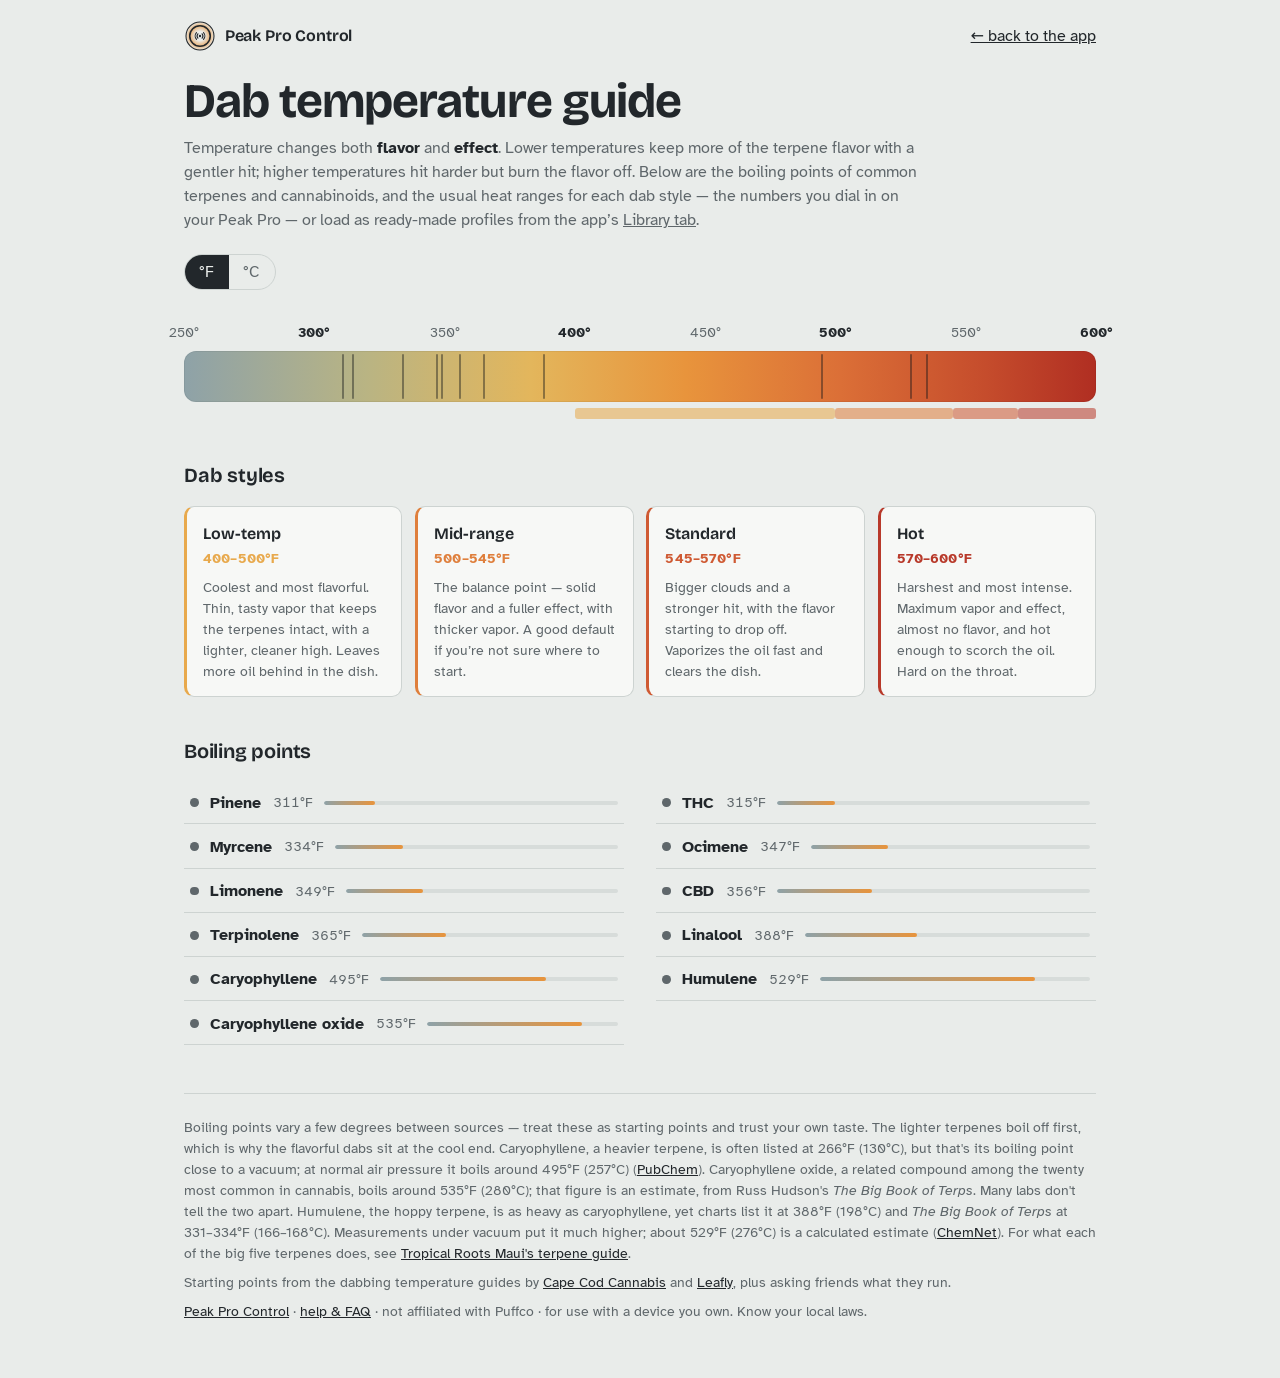
<file: temps.html>
<!doctype html>
<html lang="en">
<head>
  <meta charset="utf-8">
  <meta name="viewport" content="width=device-width, initial-scale=1">
  <title>Dab Temperature Guide &middot; Peak Pro Control</title>
  <meta name="description" content="Boiling points of common cannabis terpenes and cannabinoids, and the usual heat ranges for each dab style, from low-temp to hot.">
  <link rel="icon" type="image/svg+xml" href="favicon.svg">
  <link rel="preconnect" href="https://fonts.googleapis.com">
  <link rel="preconnect" href="https://fonts.gstatic.com" crossorigin>
  <link href="https://fonts.googleapis.com/css2?family=Atkinson+Hyperlegible:ital,wght@0,400;0,700;1,400&family=Bricolage+Grotesque:opsz,wght@12..96,300..800&display=swap" rel="stylesheet">
  <style>
    :root {
      --porcelain: #e9ecea;
      --glaze: #f7f8f6;
      --graphite: #22272b;
      --ash: #5f676b;
      --hairline: #cdd3d1;
      --track: #d7dcda;
      --alarm: #b8392a;
      --amber: #e8943c;

      /* heat ramp, cool -> hot */
      --c-low: #e8a94c;
      --c-mid: #df7f3c;
      --c-std: #cf5a33;
      --c-hot: #b8392a;

      --font-display: "Bricolage Grotesque", "Segoe UI", system-ui, sans-serif;
      --font-body: "Atkinson Hyperlegible", "Segoe UI", system-ui, sans-serif;

      --step--1: 0.875rem;
      --step-0: 1rem;
      --step-1: 1.25rem;
      --step-2: 1.6rem;
      --step-3: clamp(2.1rem, 6vw, 3rem);

      color-scheme: light;
    }
    @media (prefers-color-scheme: dark) {
      :root {
        --porcelain: #1a1d1f;
        --glaze: #24282a;
        --graphite: #e6e9e7;
        --ash: #9aa3a6;
        --hairline: #3a4043;
        --track: #33393c;
        --alarm: #f07a68;
        --c-low: #e8b25a;
        --c-mid: #e2894a;
        --c-std: #d9693f;
        --c-hot: #e2553f;
        color-scheme: dark;
      }
    }

    * { box-sizing: border-box; }
    html { -webkit-text-size-adjust: 100%; }
    body {
      margin: 0;
      background: var(--porcelain);
      color: var(--graphite);
      font-family: var(--font-body);
      font-size: var(--step-0);
      line-height: 1.5;
    }
    a { color: inherit; }
    :focus-visible { outline: 2px solid var(--graphite); outline-offset: 3px; border-radius: 4px; }

    .wrap { max-width: 62rem; margin: 0 auto; padding: 1.25rem clamp(1rem, 4vw, 2.5rem) 3rem; }

    /* ---- top brand / back ---- */
    .top { display: flex; align-items: center; justify-content: space-between; gap: 1rem; padding-bottom: 1.5rem; }
    .brand { display: inline-flex; align-items: center; gap: 0.55rem; text-decoration: none; font-family: var(--font-display); font-weight: 650; letter-spacing: -0.01em; }
    .brand img { width: 2rem; height: 2rem; display: block; }
    .brand .back { color: var(--ash); font-weight: 400; font-family: var(--font-body); font-size: var(--step--1); }

    /* ---- hero ---- */
    h1 { font-family: var(--font-display); font-weight: 700; font-size: var(--step-3); line-height: 1.05; letter-spacing: -0.02em; margin: 0 0 0.6rem; }
    .lede { max-width: 46rem; color: var(--ash); margin: 0 0 1.4rem; }
    .lede strong { color: var(--graphite); font-weight: 700; }

    .unit-toggle { display: inline-flex; border: 1px solid var(--hairline); border-radius: 999px; overflow: hidden; }
    .unit-toggle button { font: inherit; color: var(--ash); background: transparent; border: 0; padding: 0.3rem 0.9rem; cursor: pointer; }
    .unit-toggle button[aria-pressed="true"] { background: var(--graphite); color: var(--porcelain); }

    /* ---- scale ---- */
    .scale { margin: 2rem 0 2.6rem; }
    .axis { position: relative; height: 1.4rem; margin-bottom: 0.4rem; }
    .atick { position: absolute; transform: translateX(-50%); top: 0; font-size: var(--step--1); color: var(--ash); white-space: nowrap; }
    .atick.major { color: var(--graphite); font-weight: 700; }

    .bar { position: relative; height: 3.2rem; border-radius: 12px;
      background: linear-gradient(90deg, #8ea2a8 0%, #b9b483 20%, #e3b65c 38%, #e8943c 55%, #db6f37 72%, #c54c2c 88%, #b02e22 100%);
      box-shadow: inset 0 0 0 1px rgba(0,0,0,.06); }
    @media (prefers-color-scheme: dark) { .bar { box-shadow: inset 0 0 0 1px rgba(255,255,255,.08); } }
    .ticks { position: absolute; inset: 0; }
    .tick { position: absolute; top: 6%; height: 88%; width: 2px; transform: translateX(-50%);
      background: rgba(20,22,24,.42); border-radius: 2px; transition: background .12s, width .12s; pointer-events: none; }
    .tick.hot { background: var(--graphite); width: 3px; }
    .tick.hot::after { content: ""; position: absolute; top: -7px; left: 50%; transform: translateX(-50%);
      width: 9px; height: 9px; border-radius: 50%; background: var(--graphite); }

    .bands { position: relative; height: 0.65rem; margin-top: 0.4rem; }
    .band { position: absolute; top: 0; height: 100%; border-radius: 3px; opacity: 0.55; transition: opacity .12s, outline-color .12s; outline: 2px solid transparent; outline-offset: 1px; }
    .band.b0 { background: var(--c-low); }
    .band.b1 { background: var(--c-mid); }
    .band.b2 { background: var(--c-std); }
    .band.b3 { background: var(--c-hot); }
    .band.hot { opacity: 1; outline-color: var(--graphite); }

    /* ---- sections ---- */
    h2 { font-family: var(--font-display); font-weight: 650; font-size: var(--step-1); letter-spacing: -0.01em; margin: 2.4rem 0 1rem; }

    .dabs { display: grid; grid-template-columns: repeat(4, 1fr); gap: 0.8rem; }
    .dab { background: var(--glaze); border: 1px solid var(--hairline); border-left-width: 3px; border-radius: 10px; padding: 0.9rem 1rem; cursor: default; transition: border-color .12s, box-shadow .12s, transform .12s; }
    .dab.d0 { border-left-color: var(--c-low); }
    .dab.d1 { border-left-color: var(--c-mid); }
    .dab.d2 { border-left-color: var(--c-std); }
    .dab.d3 { border-left-color: var(--c-hot); }
    .dab:hover, .dab:focus-visible, .dab.hot { box-shadow: 0 6px 18px rgba(0,0,0,.08); transform: translateY(-2px); outline: none; }
    .dab h3 { font-family: var(--font-display); font-weight: 650; font-size: var(--step-0); margin: 0 0 0.15rem; }
    .dab-range { font-weight: 700; font-size: var(--step--1); margin: 0 0 0.5rem; letter-spacing: 0.01em; }
    .dab.d0 .dab-range { color: var(--c-low); }
    .dab.d1 .dab-range { color: var(--c-mid); }
    .dab.d2 .dab-range { color: var(--c-std); }
    .dab.d3 .dab-range { color: var(--c-hot); }
    @media (prefers-color-scheme: dark) { .dab-range { filter: brightness(1.1); } }
    .dab-desc { color: var(--ash); font-size: var(--step--1); margin: 0; }

    .terps { list-style: none; margin: 0; padding: 0; display: grid; grid-template-columns: repeat(2, minmax(0, 1fr)); gap: 0.1rem 2rem; }
    .terp { display: flex; align-items: center; gap: 0.7rem; padding: 0.55rem 0.4rem; border-bottom: 1px solid var(--hairline); cursor: default; }
    .terp.hot { background: color-mix(in oklab, var(--amber) 12%, transparent); border-radius: 8px; border-bottom-color: transparent; }
    .terp-dot { width: 0.55rem; height: 0.55rem; border-radius: 50%; background: var(--ash); flex: none; transition: background .12s, transform .12s; }
    .terp.hot .terp-dot { background: var(--amber); transform: scale(1.25); }
    .terp-name { font-weight: 700; flex: none; }
    .terp-temp { color: var(--ash); font-variant-numeric: tabular-nums; font-size: var(--step--1); flex: none; }
    .terp-track { flex: 1 1 auto; height: 4px; background: var(--track); border-radius: 4px; overflow: hidden; min-width: 2rem; }
    .terp-fill { display: block; height: 100%; background: linear-gradient(90deg, #8ea2a8, var(--amber)); border-radius: 4px; }

    /* ---- footer ---- */
    .foot { margin-top: 3rem; padding-top: 1.4rem; border-top: 1px solid var(--hairline); color: var(--ash); font-size: var(--step--1); }
    .foot a { color: var(--graphite); }
    .foot p { margin: 0 0 0.5rem; }

    @media (max-width: 640px) {
      h1 { font-size: 2rem; }
      .dabs { grid-template-columns: repeat(2, 1fr); }
      .terps { grid-template-columns: 1fr; }
      .atick.minor { display: none; }
      .bar { height: 2.6rem; }
    }
    @media (prefers-reduced-motion: reduce) {
      .tick, .band, .dab, .terp-dot { transition: none; }
      .dab:hover, .dab:focus-visible, .dab.hot { transform: none; }
    }
  </style>
</head>
<body>
  <div class="wrap">
    <div class="top">
      <a class="brand" href="/">
        <img src="favicon.svg" alt="">
        Peak Pro Control
      </a>
      <a class="back" href="/">&larr; back to the app</a>
    </div>

    <h1>Dab temperature guide</h1>
    <p class="lede">Temperature changes both <strong>flavor</strong> and <strong>effect</strong>. Lower
      temperatures keep more of the terpene flavor with a gentler hit; higher temperatures hit
      harder but burn the flavor off. Below are the boiling points of common terpenes and
      cannabinoids, and the usual heat ranges for each dab style &mdash; the numbers you dial in on
      your Peak Pro &mdash; or load as ready-made profiles from the app&rsquo;s <a href="/">Library tab</a>.</p>

    <div class="unit-toggle" role="group" aria-label="Temperature unit">
      <button type="button" data-unit="F" aria-pressed="true">&deg;F</button>
      <button type="button" data-unit="C" aria-pressed="false">&deg;C</button>
    </div>

    <div class="scale" aria-hidden="true">
      <div class="axis"></div>
      <div class="bar"><div class="ticks"></div></div>
      <div class="bands"></div>
    </div>

    <h2>Dab styles</h2>
    <div class="dabs">
      <article class="dab d0" tabindex="0" data-fmin="400" data-fmax="500" data-cmin="204" data-cmax="260">
        <h3>Low-temp</h3>
        <p class="dab-range">400&ndash;500&deg;F</p>
        <p class="dab-desc">Coolest and most flavorful. Thin, tasty vapor that keeps the terpenes intact, with a lighter, cleaner high. Leaves more oil behind in the dish.</p>
      </article>
      <article class="dab d1" tabindex="0" data-fmin="500" data-fmax="545" data-cmin="260" data-cmax="285">
        <h3>Mid-range</h3>
        <p class="dab-range">500&ndash;545&deg;F</p>
        <p class="dab-desc">The balance point &mdash; solid flavor and a fuller effect, with thicker vapor. A good default if you&rsquo;re not sure where to start.</p>
      </article>
      <article class="dab d2" tabindex="0" data-fmin="545" data-fmax="570" data-cmin="285" data-cmax="299">
        <h3>Standard</h3>
        <p class="dab-range">545&ndash;570&deg;F</p>
        <p class="dab-desc">Bigger clouds and a stronger hit, with the flavor starting to drop off. Vaporizes the oil fast and clears the dish.</p>
      </article>
      <article class="dab d3" tabindex="0" data-fmin="570" data-fmax="600" data-cmin="299" data-cmax="315">
        <h3>Hot</h3>
        <p class="dab-range">570&ndash;600&deg;F</p>
        <p class="dab-desc">Harshest and most intense. Maximum vapor and effect, almost no flavor, and hot enough to scorch the oil. Hard on the throat.</p>
      </article>
    </div>

    <h2>Boiling points</h2>
    <ul class="terps">
      <li class="terp" tabindex="0" data-f="311"><span class="terp-dot"></span><span class="terp-name">Pinene</span><span class="terp-temp" data-f="311" data-c="155">311&deg;F</span><span class="terp-track"><span class="terp-fill"></span></span></li>
      <li class="terp" tabindex="0" data-f="315"><span class="terp-dot"></span><span class="terp-name">THC</span><span class="terp-temp" data-f="315" data-c="157">315&deg;F</span><span class="terp-track"><span class="terp-fill"></span></span></li>
      <li class="terp" tabindex="0" data-f="334"><span class="terp-dot"></span><span class="terp-name">Myrcene</span><span class="terp-temp" data-f="334" data-c="168">334&deg;F</span><span class="terp-track"><span class="terp-fill"></span></span></li>
      <li class="terp" tabindex="0" data-f="347"><span class="terp-dot"></span><span class="terp-name">Ocimene</span><span class="terp-temp" data-f="347" data-c="175">347&deg;F</span><span class="terp-track"><span class="terp-fill"></span></span></li>
      <li class="terp" tabindex="0" data-f="349"><span class="terp-dot"></span><span class="terp-name">Limonene</span><span class="terp-temp" data-f="349" data-c="176">349&deg;F</span><span class="terp-track"><span class="terp-fill"></span></span></li>
      <li class="terp" tabindex="0" data-f="356"><span class="terp-dot"></span><span class="terp-name">CBD</span><span class="terp-temp" data-f="356" data-c="180">356&deg;F</span><span class="terp-track"><span class="terp-fill"></span></span></li>
      <li class="terp" tabindex="0" data-f="365"><span class="terp-dot"></span><span class="terp-name">Terpinolene</span><span class="terp-temp" data-f="365" data-c="185">365&deg;F</span><span class="terp-track"><span class="terp-fill"></span></span></li>
      <li class="terp" tabindex="0" data-f="388"><span class="terp-dot"></span><span class="terp-name">Linalool</span><span class="terp-temp" data-f="388" data-c="198">388&deg;F</span><span class="terp-track"><span class="terp-fill"></span></span></li>
      <li class="terp" tabindex="0" data-f="495"><span class="terp-dot"></span><span class="terp-name">Caryophyllene</span><span class="terp-temp" data-f="495" data-c="257">495&deg;F</span><span class="terp-track"><span class="terp-fill"></span></span></li>
      <li class="terp" tabindex="0" data-f="529"><span class="terp-dot"></span><span class="terp-name">Humulene</span><span class="terp-temp" data-f="529" data-c="276">529&deg;F</span><span class="terp-track"><span class="terp-fill"></span></span></li>
      <li class="terp" tabindex="0" data-f="535"><span class="terp-dot"></span><span class="terp-name">Caryophyllene oxide</span><span class="terp-temp" data-f="535" data-c="280">535&deg;F</span><span class="terp-track"><span class="terp-fill"></span></span></li>
    </ul>

    <footer class="foot">
      <p>Boiling points vary a few degrees between sources &mdash; treat these as starting points and trust your own taste. The lighter terpenes boil off first, which is why the flavorful dabs sit at the cool end. Caryophyllene, a heavier terpene, is often listed at 266&deg;F (130&deg;C), but that's its boiling point close to a vacuum; at normal air pressure it boils around 495&deg;F (257&deg;C) (<a href="https://pubchem.ncbi.nlm.nih.gov/compound/5281515" rel="noopener">PubChem</a>). Caryophyllene oxide, a related compound among the twenty most common in cannabis, boils around 535&deg;F (280&deg;C); that figure is an estimate, from Russ Hudson's <cite>The Big Book of Terps</cite>. Many labs don't tell the two apart. Humulene, the hoppy terpene, is as heavy as caryophyllene, yet charts list it at 388&deg;F (198&deg;C) and <cite>The Big Book of Terps</cite> at 331&ndash;334&deg;F (166&ndash;168&deg;C). Measurements under vacuum put it much higher; about 529&deg;F (276&deg;C) is a calculated estimate (<a href="https://www.chemnet.com/cas/en/6753-98-6/alpha-Humulene.html" rel="noopener">ChemNet</a>). For what each of the big five terpenes does, see <a href="https://tropicalrootsmaui.com/KnowledgeBase/cannabis-grow-guides/cannabis-terpene-guide.html" rel="noopener">Tropical Roots Maui's terpene guide</a>.</p>
      <p>Starting points from the dabbing temperature guides by <a href="https://capecodcannabis.com/the-ultimate-dabbing-temperature-guide/" rel="noopener">Cape Cod Cannabis</a> and <a href="https://www.leafly.com/learn/consume/dabs/best-dabbing-temperatures" rel="noopener">Leafly</a>, plus asking friends what they run.</p>
      <p><a href="/">Peak Pro Control</a> &middot; <a href="help.html">help &amp; FAQ</a> &middot; not affiliated with Puffco &middot; for use with a device you own. Know your local laws.</p>
    </footer>
  </div>

  <script>
    (function () {
      var AXIS_MIN = 250, AXIS_MAX = 600;
      var pos = function (f) { return (f - AXIS_MIN) / (AXIS_MAX - AXIS_MIN) * 100; };
      var $ = function (s, r) { return (r || document).querySelector(s); };
      var $$ = function (s, r) { return Array.prototype.slice.call((r || document).querySelectorAll(s)); };

      // --- axis labels ---
      var axis = $('.axis');
      for (var t = AXIS_MIN; t <= AXIS_MAX; t += 50) {
        var a = document.createElement('span');
        var major = (t % 100 === 0);
        a.className = 'atick' + (major ? ' major' : ' minor');
        a.style.left = pos(t) + '%';
        a.dataset.f = t;
        axis.appendChild(a);
      }

      // --- terpene ticks on the bar, linked to list rows ---
      var ticksBox = $('.ticks');
      $$('.terp').forEach(function (row) {
        var f = +row.dataset.f;
        var tk = document.createElement('i');
        tk.className = 'tick';
        tk.style.left = pos(f) + '%';
        ticksBox.appendChild(tk);
        var fill = $('.terp-fill', row);
        if (fill) fill.style.width = pos(f) + '%';
        var hot = function (on) { row.classList.toggle('hot', on); tk.classList.toggle('hot', on); };
        row.addEventListener('mouseenter', function () { hot(true); });
        row.addEventListener('mouseleave', function () { hot(false); });
        row.addEventListener('focus', function () { hot(true); });
        row.addEventListener('blur', function () { hot(false); });
      });

      // --- dab bands on the strip, linked to cards ---
      var bandsBox = $('.bands');
      $$('.dab').forEach(function (card, i) {
        var a = +card.dataset.fmin, b = +card.dataset.fmax;
        var seg = document.createElement('i');
        seg.className = 'band b' + i;
        seg.style.left = pos(a) + '%';
        seg.style.width = (pos(b) - pos(a)) + '%';
        bandsBox.appendChild(seg);
        var hot = function (on) { card.classList.toggle('hot', on); seg.classList.toggle('hot', on); };
        card.addEventListener('mouseenter', function () { hot(true); });
        card.addEventListener('mouseleave', function () { hot(false); });
        card.addEventListener('focus', function () { hot(true); });
        card.addEventListener('blur', function () { hot(false); });
      });

      // --- unit toggle ---
      function setUnit(u) {
        $$('.terp-temp').forEach(function (el) {
          el.textContent = (u === 'F' ? el.dataset.f + '°F' : el.dataset.c + '°C');
        });
        $$('.dab').forEach(function (card) {
          var r = $('.dab-range', card);
          r.textContent = (u === 'F'
            ? card.dataset.fmin + '–' + card.dataset.fmax + '°F'
            : card.dataset.cmin + '–' + card.dataset.cmax + '°C');
        });
        $$('.atick').forEach(function (el) {
          var f = +el.dataset.f;
          el.textContent = (u === 'F' ? f + '°' : Math.round((f - 32) * 5 / 9) + '°');
        });
        $$('.unit-toggle button').forEach(function (btn) {
          btn.setAttribute('aria-pressed', String(btn.dataset.unit === u));
        });
      }
      $$('.unit-toggle button').forEach(function (btn) {
        btn.addEventListener('click', function () { setUnit(btn.dataset.unit); });
      });
      setUnit('F');
    })();
  </script>
</body>
</html>
</file>
<file: css/app.css>
/* Porcelain base, graphite type. The only accent is the device's own
   profile color, fed in at runtime as --glow. */
:root {
  --porcelain: #e9ecea;
  --glaze: #f7f8f6;
  --graphite: #22272b;
  --ash: #5f676b;
  --hairline: #cdd3d1;
  --track: #d7dcda;
  --alarm: #b8392a;
  --glow: #7c8a90;
  --glow-soft: color-mix(in oklab, var(--glow) 35%, transparent);
  --on-glow: #fff;

  --font-display: "Bricolage Grotesque", "Segoe UI", system-ui, sans-serif;
  --font-body: "Atkinson Hyperlegible", "Segoe UI", system-ui, sans-serif;
  --font-code: ui-monospace, "Cascadia Mono", Consolas, monospace;

  --step--1: 0.875rem;
  --step-0: 1rem;
  --step-1: 1.25rem;
  --step-2: 1.6rem;
  --step-4: clamp(3.4rem, 9vw, 5.2rem);

  color-scheme: light;
}

@media (prefers-color-scheme: dark) {
  :root {
    --porcelain: #1a1d1f;
    --glaze: #24282a;
    --graphite: #e6e9e7;
    --ash: #9aa3a6;
    --hairline: #3a4043;
    --track: #33393c;
    --alarm: #f07a68;
    color-scheme: dark;
  }
}

* { box-sizing: border-box; }
[hidden] { display: none !important; }

html { -webkit-text-size-adjust: 100%; }

body {
  margin: 0;
  background: var(--porcelain);
  color: var(--graphite);
  font-family: var(--font-body);
  font-size: var(--step-0);
  line-height: 1.5;
}

button, input, select { font: inherit; color: inherit; }

:focus-visible {
  outline: 2px solid var(--graphite);
  outline-offset: 3px;
}

/* ---------- header ---------- */
.bar {
  display: flex;
  align-items: center;
  justify-content: space-between;
  gap: 1rem;
  padding: 1.25rem clamp(1rem, 4vw, 2.5rem);
  max-width: 72rem;
  margin: 0 auto;
}
.bar h1 {
  font-family: var(--font-display);
  font-weight: 650;
  font-size: var(--step-2);
  letter-spacing: -0.02em;
  line-height: 1.1;
  margin: 0;
}
.conn {
  margin: 0.15rem 0 0;
  color: var(--ash);
  font-size: var(--step--1);
  display: flex;
  align-items: center;
  gap: 0.45rem;
}
.conn::before {
  content: "";
  width: 0.5rem;
  height: 0.5rem;
  border-radius: 50%;
  background: var(--hairline);
}
.conn[data-state="busy"]::before { background: var(--ash); }
.conn[data-state="on"]::before { background: var(--glow); box-shadow: 0 0 0 3px var(--glow-soft); }
.conn[data-state="error"]::before { background: var(--alarm); }

.bar-brand { display: flex; align-items: center; gap: 0.7rem; min-width: 0; }
.bar-logo { width: 2.5rem; height: 2.5rem; flex: none; display: block; }
.bar-id { min-width: 0; }

/* The device name, then the app version as a small pill linking to the changelog. */
.bar-title { display: flex; flex-wrap: wrap; align-items: center; column-gap: 0.5rem; row-gap: 0.2rem; }
.ver-badge {
  display: inline-block;
  padding: 0.05rem 0.5rem;
  font-size: 0.72rem;
  font-weight: 700;
  letter-spacing: 0.02em;
  line-height: 1.5;
  white-space: nowrap;
  text-decoration: none;
  color: var(--ash);
  border: 1px solid var(--hairline);
  border-radius: 999px;
}
.ver-badge:hover { color: var(--graphite); border-color: var(--glow); }

.bar-actions { display: flex; align-items: center; gap: 0.75rem; }

.unit-toggle {
  display: inline-flex;
  border: 1px solid var(--hairline);
  border-radius: 999px;
  padding: 2px;
}
.unit-toggle button {
  border: 0;
  background: none;
  padding: 0.3rem 0.7rem;
  border-radius: 999px;
  cursor: pointer;
  color: var(--ash);
}
.unit-toggle button[aria-pressed="true"] { background: var(--graphite); color: var(--porcelain); }

/* ---------- buttons ---------- */
.btn-primary, .btn-stop, .btn-quiet {
  border-radius: 999px;
  cursor: pointer;
  padding: 0.7rem 1.4rem;
  font-weight: 700;
  border: 1px solid transparent;
  transition: background-color 120ms, border-color 120ms, opacity 120ms;
}
.btn-primary { background: var(--graphite); color: var(--porcelain); }
.btn-primary:hover { opacity: 0.88; }
.btn-heat { background: var(--glow); color: var(--on-glow); }
.btn-stop { background: transparent; border-color: var(--alarm); color: var(--alarm); }
.btn-stop:hover { background: color-mix(in oklab, var(--alarm) 10%, transparent); }
.btn-quiet {
  background: transparent;
  border-color: var(--hairline);
  font-weight: 400;
  padding: 0.5rem 1rem;
}
.btn-quiet:hover { border-color: var(--ash); }
button:disabled { opacity: 0.45; cursor: not-allowed; }

/* ---------- stage ---------- */
main { max-width: 72rem; margin: 0 auto; padding: 0 clamp(1rem, 4vw, 2.5rem) 4rem; }

.stage {
  display: grid;
  grid-template-columns: minmax(16rem, 26rem) 1fr;
  gap: clamp(1.5rem, 5vw, 4.5rem);
  align-items: center;
  padding: 1.5rem 0 2.5rem;
}

.ring-wrap {
  position: relative;
  aspect-ratio: 1;
  width: 100%;
  max-width: 26rem;
  justify-self: center;
}
.ring { width: 100%; height: 100%; display: block; transform: rotate(-90deg); }
.ring-track { fill: none; stroke: var(--track); stroke-width: 9; }
.ring-progress {
  fill: none;
  stroke: var(--glow);
  stroke-width: 9;
  stroke-linecap: round;
  stroke-dasharray: 0 1000;
  transition: stroke-dasharray 600ms linear, stroke 400ms;
}
.ring-glow {
  position: absolute;
  inset: 9%;
  border-radius: 50%;
  box-shadow: 0 0 0 9px var(--glow), 0 0 60px 18px var(--glow-soft);
  opacity: 0;
  transition: opacity 500ms, box-shadow 400ms;
}
.ring-wrap[data-phase="idle"] .ring-glow { opacity: 0.18; }
.ring-wrap[data-phase="preheat"] .ring-glow { opacity: 0.55; animation: breathe 2.6s ease-in-out infinite; }
.ring-wrap[data-phase="active"] .ring-glow { opacity: 0.9; }
.ring-wrap[data-phase="fade"] .ring-glow { opacity: 0.3; transition-duration: 2s; }
.ring-wrap[data-phase="off"] .ring-progress { stroke-dasharray: 0 1000; }

@keyframes breathe {
  0%, 100% { opacity: 0.3; }
  50% { opacity: 0.75; }
}

.ring-center {
  position: absolute;
  inset: 0;
  display: grid;
  place-items: center;
  text-align: center;
}
.readout { line-height: 1; }
.temp {
  font-family: var(--font-display);
  font-size: var(--step-4);
  font-weight: 300;
  font-variation-settings: "opsz" 96;
  letter-spacing: -0.04em;
  font-variant-numeric: tabular-nums;
  margin: 0;
}
.temp .deg { font-size: 0.42em; font-weight: 400; vertical-align: 0.95em; margin-left: 0.05em; letter-spacing: 0; }
.phase { margin: 0.6rem 0 0; color: var(--ash); font-size: var(--step-0); }

.intro h2 {
  font-family: var(--font-display);
  font-weight: 600;
  font-size: var(--step-2);
  letter-spacing: -0.015em;
  line-height: 1.15;
  margin: 0 0 1rem;
  max-width: 22ch;
}
.intro p { max-width: 52ch; color: var(--ash); margin: 0 0 0.8rem; }
.intro a { color: var(--graphite); text-underline-offset: 2px; }
.intro a:hover { color: var(--glow); }
.warn { color: var(--alarm) !important; }
.progress-log {
  list-style: none;
  margin: 1rem 0 0;
  padding: 0.7rem 0.9rem;
  background: var(--glaze);
  border-radius: 10px;
  font-family: var(--font-code);
  font-size: 0.75rem;
  line-height: 1.55;
  color: var(--ash);
  max-width: 60ch;
}
.progress-log li { white-space: pre-wrap; overflow-wrap: anywhere; }
.progress-log li:last-child { color: var(--graphite); }
.connect-error {
  margin-top: 1.2rem;
  padding: 1rem 1.1rem;
  border-left: 3px solid var(--alarm);
  background: var(--glaze);
  border-radius: 0 10px 10px 0;
  max-width: 56ch;
}
.connect-error .warn { margin: 0 0 0.6rem; font-weight: 700; }
.connect-error ol { margin: 0 0 0.8rem; padding-left: 1.3rem; color: var(--graphite); }
.connect-error li { margin-bottom: 0.3rem; }
.connect-error summary { cursor: pointer; color: var(--ash); font-size: var(--step--1); }
.connect-error pre {
  font-family: var(--font-code);
  font-size: 0.75rem;
  white-space: pre-wrap;
  overflow-wrap: anywhere;
  color: var(--ash);
  margin: 0.6rem 0 0;
  max-height: 14rem;
  overflow: auto;
}

/* ---------- controls ---------- */
.controls { display: grid; gap: 1.4rem; }

.profile-pick { border: 0; margin: 0; padding: 0; }
.profile-pick legend { color: var(--ash); font-size: var(--step--1); margin-bottom: 0.6rem; padding: 0; }
.profile-dots { display: grid; grid-template-columns: repeat(4, minmax(0, 1fr)); gap: 0.6rem; }
.pdot {
  display: grid;
  justify-items: start;
  gap: 0.15rem;
  text-align: left;
  padding: 0.7rem 0.75rem 0.65rem;
  border: 1px solid var(--hairline);
  border-radius: 12px;
  background: var(--glaze);
  cursor: pointer;
  min-width: 0;
}
.pdot .swatch {
  width: 1.1rem;
  height: 1.1rem;
  border-radius: 50%;
  background: var(--c, var(--hairline));
  margin-bottom: 0.35rem;
}
.pdot .pname { font-weight: 700; white-space: nowrap; overflow: hidden; text-overflow: ellipsis; max-width: 100%; }
.pdot .pmeta { color: var(--ash); font-size: var(--step--1); font-variant-numeric: tabular-nums; }
.pdot[aria-checked="true"] { border-color: var(--c, var(--graphite)); box-shadow: inset 0 0 0 1px var(--c, var(--graphite)); }
.pdot[aria-checked="true"]:disabled { opacity: 1; cursor: default; }

.action-row { display: flex; flex-wrap: wrap; gap: 0.6rem; }
.action-row .btn-heat, .action-row .btn-stop { min-width: 11rem; padding: 0.9rem 1.6rem; font-size: var(--step-1); }

.vitals {
  display: grid;
  grid-template-columns: repeat(4, minmax(0, 1fr));
  gap: 1rem;
  margin: 0;
  padding-top: 1.2rem;
  border-top: 1px solid var(--hairline);
}
.vitals dt { color: var(--ash); font-size: var(--step--1); }
.vitals dd { margin: 0.1rem 0 0; font-family: var(--font-display); font-size: var(--step-1); font-variant-numeric: tabular-nums; }

/* ---------- tabs & panels ---------- */
.tabs {
  display: flex;
  gap: 1.6rem;
  border-bottom: 1px solid var(--hairline);
  overflow-x: auto;
  scrollbar-width: none;
}
.tabs button {
  border: 0;
  background: none;
  padding: 0.8rem 0;
  color: var(--ash);
  cursor: pointer;
  border-bottom: 2px solid transparent;
  margin-bottom: -1px;
  white-space: nowrap;
}
.tabs button[aria-selected="true"] { color: var(--graphite); border-bottom-color: var(--graphite); font-weight: 700; }

.panel { padding: 1.6rem 0; }
.panel-note { color: var(--ash); margin: 0 0 1.2rem; font-size: var(--step--1); }

/* profiles */
.profile-list { display: grid; grid-template-columns: repeat(auto-fill, minmax(15.5rem, 1fr)); gap: 1rem; }
.pcard {
  background: var(--glaze);
  border-radius: 14px;
  padding: 1.1rem 1.1rem 1rem;
  border-top: 4px solid var(--c, var(--hairline));
  display: grid;
  gap: 0.75rem;
}
.pcard h3 { margin: 0; font-family: var(--font-display); font-weight: 600; font-size: var(--step-1); }
.field { display: grid; gap: 0.25rem; }
.field label { font-size: var(--step--1); color: var(--ash); }
.field-row { display: grid; grid-template-columns: 1fr 1fr; gap: 0.6rem; }
input[type="text"], input[type="number"], select {
  width: 100%;
  padding: 0.5rem 0.65rem;
  border: 1px solid var(--hairline);
  border-radius: 8px;
  background: var(--porcelain);
  min-width: 0;
}
input[type="color"] {
  width: 3rem;
  height: 2.3rem;
  padding: 2px;
  border: 1px solid var(--hairline);
  border-radius: 8px;
  background: var(--porcelain);
  cursor: pointer;
}
.unit-input { position: relative; }
.unit-input span { position: absolute; right: 0.65rem; top: 50%; transform: translateY(-50%); color: var(--ash); font-size: var(--step--1); pointer-events: none; }
.unit-input input { padding-right: 2.2rem; }
.pcard .save-row { display: flex; align-items: center; justify-content: flex-end; flex-wrap: wrap; gap: 0.5rem; }
.pcard .saved { color: var(--ash); font-size: var(--step--1); margin-right: auto; }
.btn-small { padding: 0.35rem 0.8rem; font-size: var(--step--1); }

/* library */
.library { display: grid; gap: 0.9rem; }
.library .panel-note { margin: 0; max-width: 72ch; }
.library a { color: var(--graphite); text-decoration: underline; text-underline-offset: 2px; }
.lib-why { margin: 0; font-weight: 700; }
.lib-head { display: flex; align-items: center; justify-content: space-between; flex-wrap: wrap; gap: 0.5rem 1rem; margin-top: 0.8rem; }
.lib-head:first-of-type { margin-top: 0; }
.lib-head h2 { margin: 0; font-family: var(--font-display); font-weight: 600; font-size: var(--step-1); }
.lib-tools { display: flex; gap: 0.5rem; }
.tpl-group { margin: 0.5rem 0 -0.3rem; color: var(--ash); font-size: var(--step--1); font-weight: 700; letter-spacing: 0.05em; text-transform: uppercase; }

.chips { display: flex; flex-wrap: wrap; gap: 0.4rem; }
.chip {
  border: 1px solid var(--hairline);
  background: transparent;
  border-radius: 999px;
  padding: 0.3rem 0.8rem;
  cursor: pointer;
  color: var(--ash);
  font-size: var(--step--1);
}
.chip:hover { border-color: var(--ash); }
.chip[aria-pressed="true"] { background: var(--graphite); border-color: var(--graphite); color: var(--porcelain); }

.tpl-list { display: grid; gap: 0.6rem; }
.tpl {
  display: grid;
  grid-template-columns: auto minmax(0, 1fr) auto;
  gap: 0.5rem 0.9rem;
  align-items: center;
  background: var(--glaze);
  border-radius: 12px;
  border-left: 4px solid var(--c, var(--hairline));
  padding: 0.8rem 1rem;
}
.tpl-swatch { width: 1.1rem; height: 1.1rem; border-radius: 50%; background: var(--c, var(--hairline)); align-self: start; margin-top: 0.2rem; }
.set-swatches { display: grid; grid-template-columns: repeat(2, 0.55rem); gap: 2px; align-self: start; margin-top: 0.2rem; }
.set-swatches span { width: 0.55rem; height: 0.55rem; border-radius: 50%; background: var(--c, var(--hairline)); }
.tpl-text p { margin: 0; }
.tpl-head { display: flex; flex-wrap: wrap; align-items: center; gap: 0.15rem 0.55rem; }
.tpl-meta { color: var(--ash); font-size: var(--step--1); font-variant-numeric: tabular-nums; }
.tpl-desc { color: var(--ash); font-size: var(--step--1); max-width: 70ch; }
.tpl-text .tpl-desc { margin-top: 0.25rem; }
.tpl-text .tpl-note { margin-top: 0.25rem; color: var(--ash); font-size: 0.8rem; }
.tpl-actions { display: flex; align-items: center; justify-content: flex-end; flex-wrap: wrap; gap: 0.5rem; }
.slots-label { color: var(--ash); font-size: var(--step--1); }
.slots { display: inline-flex; gap: 0.3rem; }
.slot {
  width: 2.1rem;
  height: 2.1rem;
  padding: 0;
  border-radius: 50%;
  border: 2px solid var(--c, var(--hairline));
  background: var(--porcelain);
  font-weight: 700;
  font-variant-numeric: tabular-nums;
  cursor: pointer;
}
.slot:hover:not(:disabled) { box-shadow: 0 0 0 3px color-mix(in oklab, var(--c, var(--ash)) 35%, transparent); }
.fav { border: 0; background: none; padding: 0 0.1rem; cursor: pointer; color: var(--ash); font-size: 1.15rem; line-height: 1; }
.fav.on { color: #d99a00; }

.builder { background: var(--glaze); border-radius: 12px; padding: 0.8rem 1rem; }
.builder summary { cursor: pointer; font-weight: 700; }
.builder > :not(summary) { margin: 0.6rem 0 0; }
.builder-fields { display: grid; grid-template-columns: repeat(3, minmax(0, 8.5rem)); gap: 0.6rem; }
.builder-preview { font-variant-numeric: tabular-nums; }
.builder-btns { display: flex; flex-wrap: wrap; gap: 0.5rem; }

/* settings */
.settings { display: grid; gap: 1.5rem; max-width: 34rem; }
.setting { display: grid; gap: 0.4rem; }
.setting > label { font-weight: 700; }
.setting output { font-weight: 400; color: var(--ash); margin-left: 0.4rem; }
.setting .hint { margin: 0; color: var(--ash); font-size: var(--step--1); }
.setting.switch { grid-template-columns: 1fr auto; align-items: center; }
.setting.switch .hint { grid-column: 1 / -1; }
.setting.danger { padding-top: 1.2rem; border-top: 1px solid var(--hairline); justify-items: start; }
.inline { display: flex; gap: 0.5rem; align-items: center; flex-wrap: wrap; }
.inline input[type="text"] { flex: 1 1 12rem; }
input[type="range"] { width: 100%; accent-color: var(--glow); }
input[type="checkbox"] { width: 1.2rem; height: 1.2rem; accent-color: var(--glow); }

/* stats */
.stats {
  display: grid;
  grid-template-columns: repeat(auto-fill, minmax(12rem, 1fr));
  gap: 1.2rem 1.5rem;
  margin: 0 0 1.5rem;
}
.stats dt { color: var(--ash); font-size: var(--step--1); }
.stats dd { margin: 0.1rem 0 0; font-variant-numeric: tabular-nums; overflow-wrap: anywhere; }
.stats dd.big { font-family: var(--font-display); font-size: var(--step-2); line-height: 1.1; }

/* log */
.log-tools { display: flex; align-items: center; gap: 0.75rem; flex-wrap: wrap; margin-bottom: 0.9rem; }
.check { display: inline-flex; align-items: center; gap: 0.4rem; color: var(--ash); font-size: var(--step--1); margin-right: auto; }
.log {
  list-style: none;
  margin: 0;
  padding: 0.75rem 0.9rem;
  background: var(--glaze);
  border-radius: 10px;
  max-height: 26rem;
  overflow: auto;
  font-family: var(--font-code);
  font-size: 0.8rem;
  line-height: 1.55;
}
.log li { white-space: pre-wrap; overflow-wrap: anywhere; }
.log .dir { display: inline-block; width: 2.4rem; color: var(--ash); }
.log li[data-dir="rx"] .dir { color: var(--glow); }
.log li[data-dir="sys"] { color: var(--ash); }
.log li[data-dir="err"] { color: var(--alarm); }

/* toast */
.toast {
  position: fixed;
  left: 50%;
  bottom: 1.5rem;
  transform: translateX(-50%);
  background: var(--graphite);
  color: var(--porcelain);
  padding: 0.7rem 1.2rem;
  border-radius: 999px;
  max-width: calc(100vw - 2rem);
  font-size: var(--step--1);
  box-shadow: 0 8px 24px rgba(0, 0, 0, 0.18);
}
.toast[data-kind="error"] { background: var(--alarm); color: #fff; }

/* ---------- small screens ---------- */
@media (max-width: 760px) {
  .stage { grid-template-columns: 1fr; padding-top: 0.5rem; }
  .ring-wrap { max-width: 19rem; }
  .vitals { grid-template-columns: repeat(2, minmax(0, 1fr)); }
  .profile-dots { grid-template-columns: repeat(2, minmax(0, 1fr)); }
  .action-row .btn-heat, .action-row .btn-stop { flex: 1 1 100%; }
  .bar { flex-wrap: wrap; row-gap: 0.75rem; padding-bottom: 0.5rem; }
  .bar-brand { flex: 1 1 100%; }
  .bar-actions { flex: 1 1 100%; justify-content: space-between; }
  .bar h1 { font-size: var(--step-1); }
  .tpl { grid-template-columns: auto minmax(0, 1fr); }
  .tpl-actions { grid-column: 1 / -1; justify-content: flex-start; }
  .builder-fields { grid-template-columns: repeat(3, minmax(0, 1fr)); }
}

@media (prefers-reduced-motion: reduce) {
  .ring-wrap[data-phase="preheat"] .ring-glow { animation: none; opacity: 0.55; }
  .ring-progress, .ring-glow { transition: none; }
}

.colophon {
  max-width: 72rem;
  margin: 2.5rem auto 0;
  padding: 1.6rem clamp(1rem, 4vw, 2.5rem) 2.5rem;
  border-top: 1px solid var(--hairline);
  color: var(--ash);
  font-size: var(--step--1);
  line-height: 1.6;
  text-align: center;
}
.colophon p { margin: 0 0 0.5rem; }
.colophon p:last-child { margin-bottom: 0; }
.colophon .sub { font-size: 0.8rem; }
.colophon a { color: var(--graphite); text-decoration: underline; text-underline-offset: 2px; }
.colophon a:hover { color: var(--glow); }
</file>
